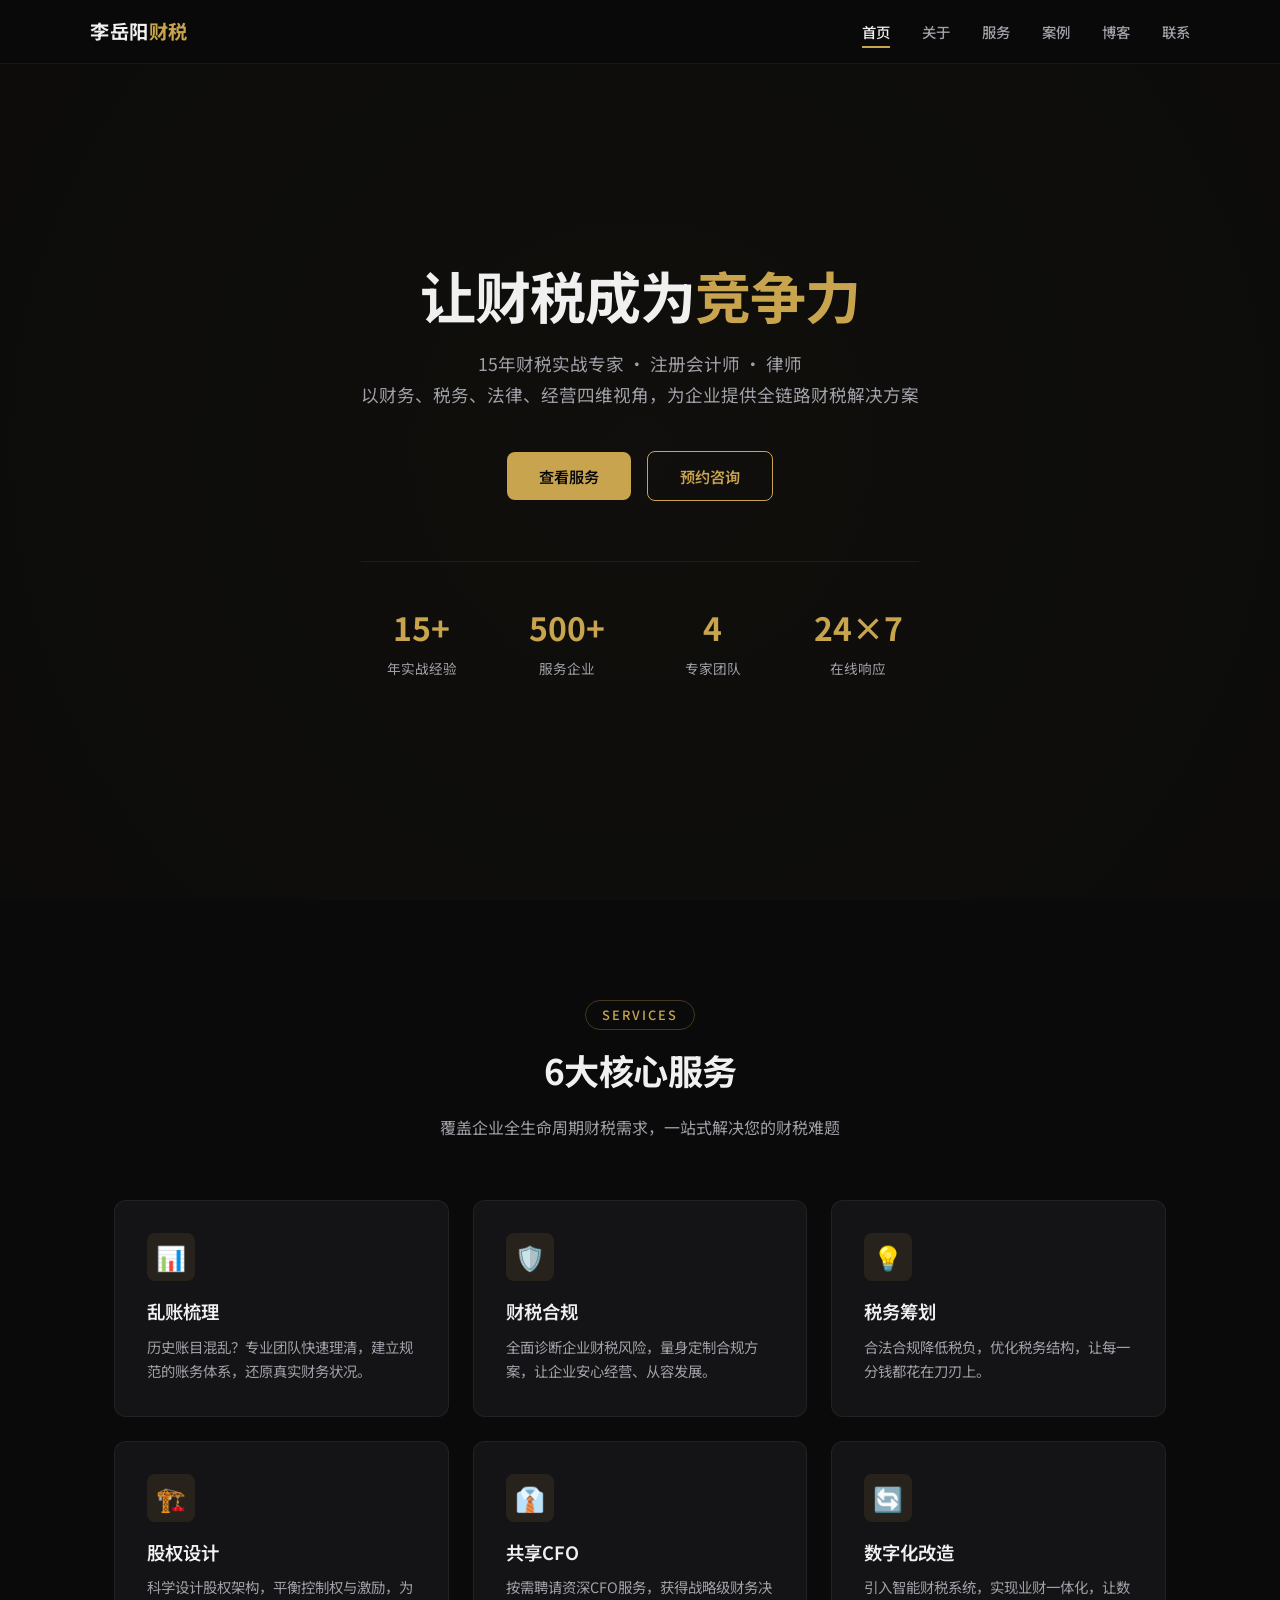
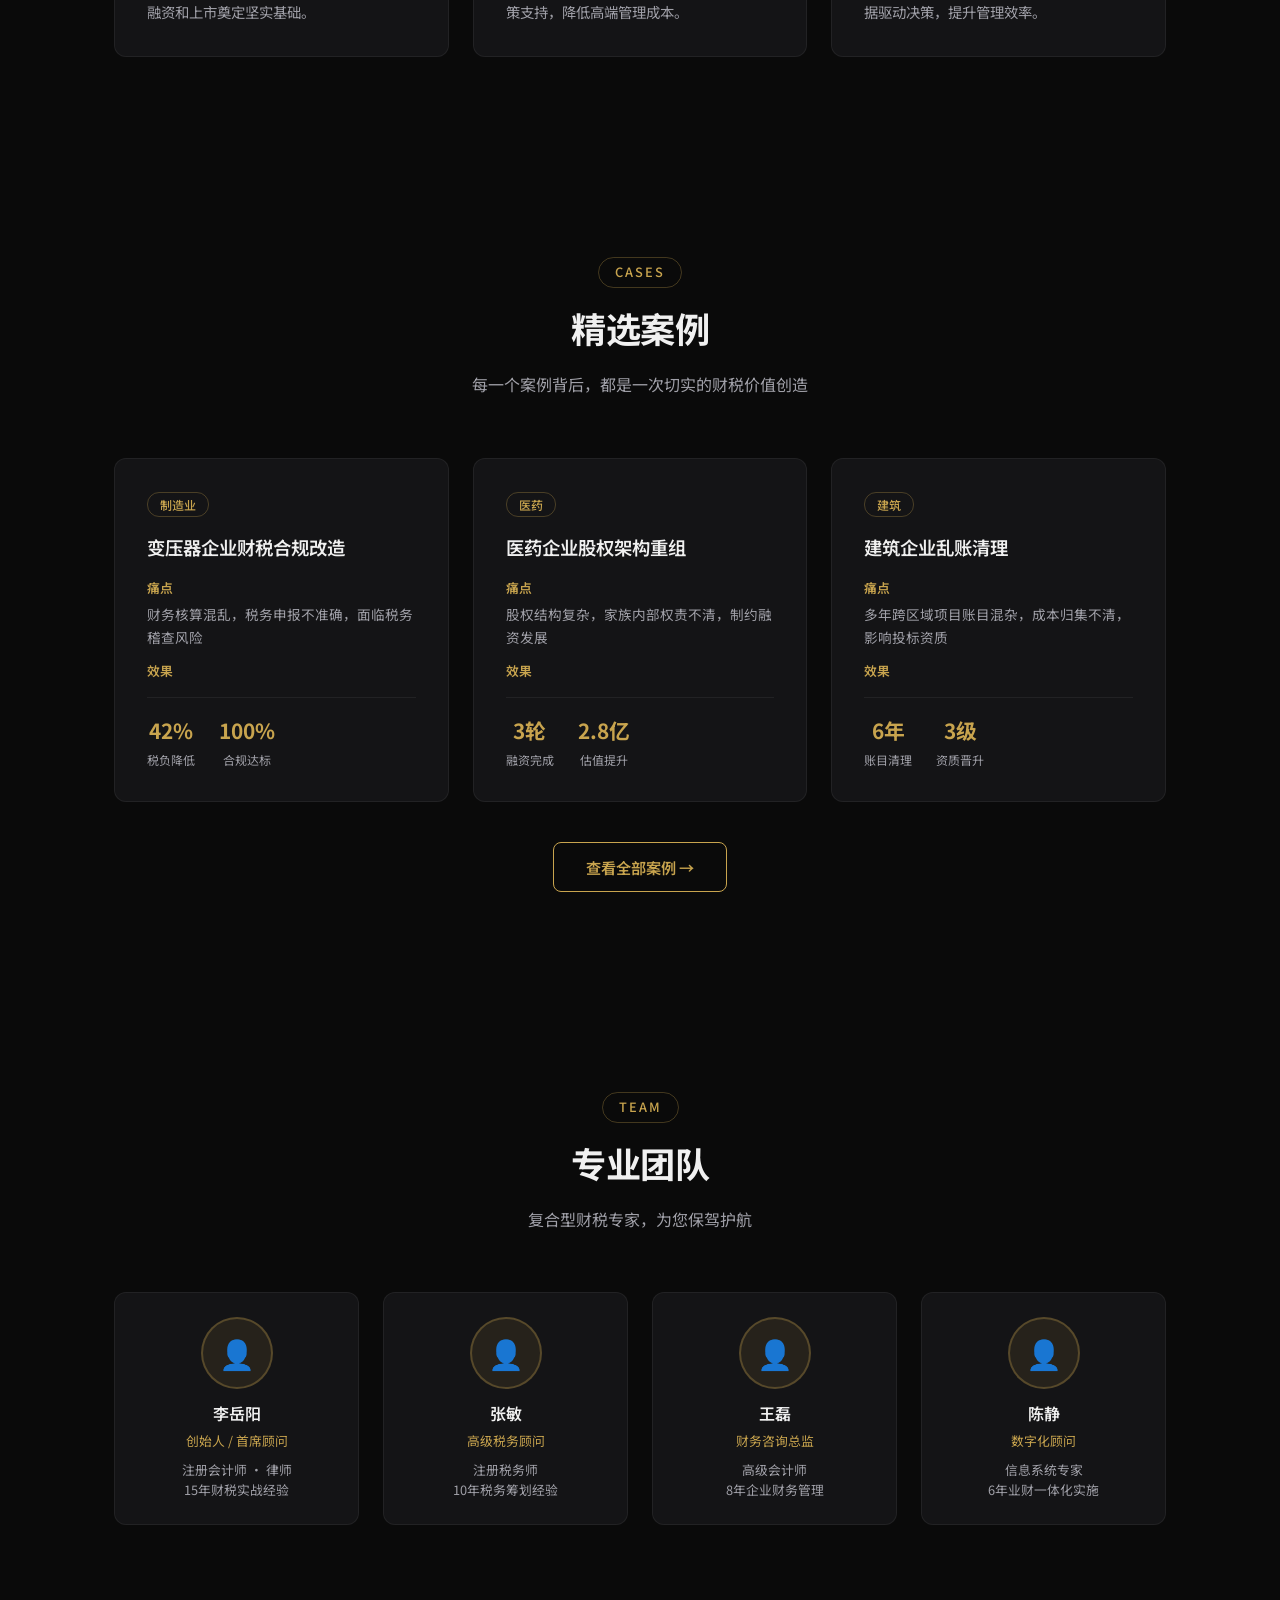
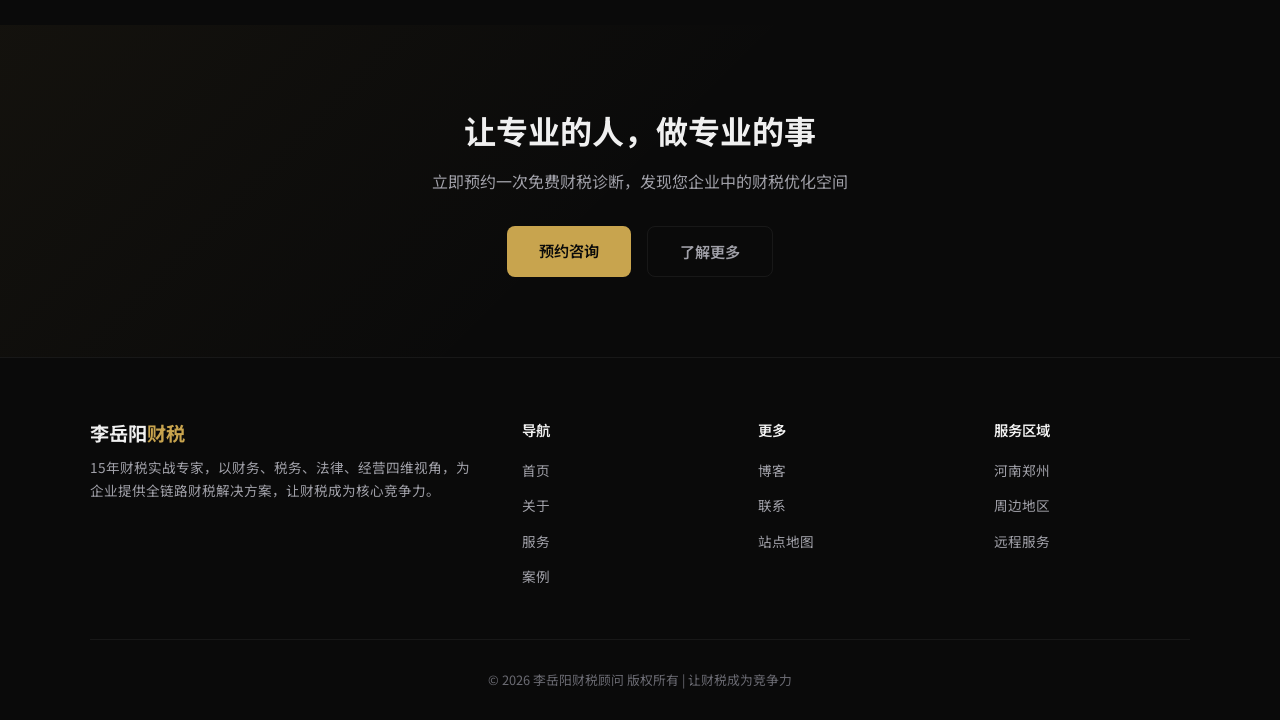
<file: index.html>
<!DOCTYPE html>
<html lang="zh-CN">
<head>
  <meta charset="UTF-8">
  <meta name="viewport" content="width=device-width, initial-scale=1.0">
  <title>李岳阳财税顾问 | 让财税成为竞争力</title>
  <meta name="description" content="李岳阳，15年财税实战专家·注册会计师·律师。提供乱账梳理、财税合规、税务筹划、股权设计、共享CFO、数字化改造等一站式财税服务。">
  <meta property="og:title" content="李岳阳财税顾问 | 让财税成为竞争力">
  <meta property="og:description" content="15年财税实战专家·注册会计师·律师。让财税成为您的核心竞争力。">
  <meta property="og:type" content="website">
  <meta property="og:url" content="https://www.liyueyang.com/">
  <meta property="og:image" content="https://www.liyueyang.com/og-image.jpg">
  <meta name="robots" content="index, follow">
  <link rel="canonical" href="https://www.liyueyang.com/">
  <link rel="stylesheet" href="css/style.css">
</head>
<body>

  <!-- ========== 导航栏 ========== -->
  <nav class="navbar">
    <div class="container">
      <a href="index.html" class="navbar-logo">李岳阳<span>财税</span></a>
      <button class="menu-toggle" aria-label="切换菜单">
        <span></span>
        <span></span>
        <span></span>
      </button>
      <ul class="navbar-links">
        <li><a href="index.html" class="active">首页</a></li>
        <li><a href="about.html">关于</a></li>
        <li><a href="services.html">服务</a></li>
        <li><a href="cases.html">案例</a></li>
        <li><a href="blog.html">博客</a></li>
        <li><a href="contact.html">联系</a></li>
      </ul>
    </div>
  </nav>

  <!-- ========== Hero 区域 ========== -->
  <section class="hero">
    <div class="hero-content">
      <h1 class="hero-title fade-in">让财税成为<span>竞争力</span></h1>
      <p class="hero-subtitle fade-in">15年财税实战专家 · 注册会计师 · 律师<br>以财务、税务、法律、经营四维视角，为企业提供全链路财税解决方案</p>
      <div class="fade-in">
        <a href="services.html" class="btn btn-primary">查看服务</a>
        &nbsp;&nbsp;
        <a href="contact.html" class="btn btn-outline">预约咨询</a>
      </div>
      <!-- 数据滚动条 -->
      <div class="hero-stats fade-in">
        <div class="hero-stat">
          <div class="hero-stat-number" data-target="15" data-suffix="+">0</div>
          <div class="hero-stat-label">年实战经验</div>
        </div>
        <div class="hero-stat">
          <div class="hero-stat-number" data-target="500" data-suffix="+">0</div>
          <div class="hero-stat-label">服务企业</div>
        </div>
        <div class="hero-stat">
          <div class="hero-stat-number" data-target="4" data-suffix="">0</div>
          <div class="hero-stat-label">专家团队</div>
        </div>
        <div class="hero-stat">
          <div class="hero-stat-number" data-target="24" data-suffix="×7">0</div>
          <div class="hero-stat-label">在线响应</div>
        </div>
      </div>
    </div>
  </section>

  <!-- ========== 服务概览 ========== -->
  <section class="section" id="services">
    <div class="container">
      <div class="section-header fade-in">
        <div class="section-tag">Services</div>
        <h2 class="section-title">6大核心服务</h2>
        <p class="section-subtitle">覆盖企业全生命周期财税需求，一站式解决您的财税难题</p>
      </div>
      <div class="services-grid">
        <a href="services.html#service-0" class="service-card fade-in">
          <div class="service-card-icon">📊</div>
          <h3>乱账梳理</h3>
          <p>历史账目混乱？专业团队快速理清，建立规范的账务体系，还原真实财务状况。</p>
        </a>
        <a href="services.html#service-1" class="service-card fade-in">
          <div class="service-card-icon">🛡️</div>
          <h3>财税合规</h3>
          <p>全面诊断企业财税风险，量身定制合规方案，让企业安心经营、从容发展。</p>
        </a>
        <a href="services.html#service-2" class="service-card fade-in">
          <div class="service-card-icon">💡</div>
          <h3>税务筹划</h3>
          <p>合法合规降低税负，优化税务结构，让每一分钱都花在刀刃上。</p>
        </a>
        <a href="services.html#service-3" class="service-card fade-in">
          <div class="service-card-icon">🏗️</div>
          <h3>股权设计</h3>
          <p>科学设计股权架构，平衡控制权与激励，为融资和上市奠定坚实基础。</p>
        </a>
        <a href="services.html#service-4" class="service-card fade-in">
          <div class="service-card-icon">👔</div>
          <h3>共享CFO</h3>
          <p>按需聘请资深CFO服务，获得战略级财务决策支持，降低高端管理成本。</p>
        </a>
        <a href="services.html#service-5" class="service-card fade-in">
          <div class="service-card-icon">🔄</div>
          <h3>数字化改造</h3>
          <p>引入智能财税系统，实现业财一体化，让数据驱动决策，提升管理效率。</p>
        </a>
      </div>
    </div>
  </section>

  <!-- ========== 案例精选 ========== -->
  <section class="section" id="cases">
    <div class="container">
      <div class="section-header fade-in">
        <div class="section-tag">Cases</div>
        <h2 class="section-title">精选案例</h2>
        <p class="section-subtitle">每一个案例背后，都是一次切实的财税价值创造</p>
      </div>
      <div class="cases-grid">
        <a href="cases.html#case-0" class="case-card fade-in">
          <div class="case-tag">制造业</div>
          <h3>变压器企业财税合规改造</h3>
          <div class="case-section">
            <div class="case-section-label">痛点</div>
            <p>财务核算混乱，税务申报不准确，面临税务稽查风险</p>
          </div>
          <div class="case-section">
            <div class="case-section-label">效果</div>
          </div>
          <div class="case-result">
            <div class="case-result-item">
              <div class="case-result-number">42%</div>
              <div class="case-result-label">税负降低</div>
            </div>
            <div class="case-result-item">
              <div class="case-result-number">100%</div>
              <div class="case-result-label">合规达标</div>
            </div>
          </div>
        </a>
        <a href="cases.html#case-1" class="case-card fade-in">
          <div class="case-tag">医药</div>
          <h3>医药企业股权架构重组</h3>
          <div class="case-section">
            <div class="case-section-label">痛点</div>
            <p>股权结构复杂，家族内部权责不清，制约融资发展</p>
          </div>
          <div class="case-section">
            <div class="case-section-label">效果</div>
          </div>
          <div class="case-result">
            <div class="case-result-item">
              <div class="case-result-number">3轮</div>
              <div class="case-result-label">融资完成</div>
            </div>
            <div class="case-result-item">
              <div class="case-result-number">2.8亿</div>
              <div class="case-result-label">估值提升</div>
            </div>
          </div>
        </a>
        <a href="cases.html#case-2" class="case-card fade-in">
          <div class="case-tag">建筑</div>
          <h3>建筑企业乱账清理</h3>
          <div class="case-section">
            <div class="case-section-label">痛点</div>
            <p>多年跨区域项目账目混杂，成本归集不清，影响投标资质</p>
          </div>
          <div class="case-section">
            <div class="case-section-label">效果</div>
          </div>
          <div class="case-result">
            <div class="case-result-item">
              <div class="case-result-number">6年</div>
              <div class="case-result-label">账目清理</div>
            </div>
            <div class="case-result-item">
              <div class="case-result-number">3级</div>
              <div class="case-result-label">资质晋升</div>
            </div>
          </div>
        </a>
      </div>
      <div style="text-align:center; margin-top:40px;" class="fade-in">
        <a href="cases.html" class="btn btn-outline">查看全部案例 →</a>
      </div>
    </div>
  </section>

  <!-- ========== 团队展示 ========== -->
  <section class="section" id="team">
    <div class="container">
      <div class="section-header fade-in">
        <div class="section-tag">Team</div>
        <h2 class="section-title">专业团队</h2>
        <p class="section-subtitle">复合型财税专家，为您保驾护航</p>
      </div>
      <div class="team-grid">
        <div class="team-card fade-in">
          <div class="team-avatar">👤</div>
          <h4>李岳阳</h4>
          <div class="role">创始人 / 首席顾问</div>
          <div class="contact-info">注册会计师 · 律师<br>15年财税实战经验</div>
        </div>
        <div class="team-card fade-in">
          <div class="team-avatar">👤</div>
          <h4>张敏</h4>
          <div class="role">高级税务顾问</div>
          <div class="contact-info">注册税务师<br>10年税务筹划经验</div>
        </div>
        <div class="team-card fade-in">
          <div class="team-avatar">👤</div>
          <h4>王磊</h4>
          <div class="role">财务咨询总监</div>
          <div class="contact-info">高级会计师<br>8年企业财务管理</div>
        </div>
        <div class="team-card fade-in">
          <div class="team-avatar">👤</div>
          <h4>陈静</h4>
          <div class="role">数字化顾问</div>
          <div class="contact-info">信息系统专家<br>6年业财一体化实施</div>
        </div>
      </div>
    </div>
  </section>

  <!-- ========== CTA ========== -->
  <section class="cta-section fade-in">
    <div class="container">
      <h2>让专业的人，做专业的事</h2>
      <p>立即预约一次免费财税诊断，发现您企业中的财税优化空间</p>
      <div class="btn-group">
        <a href="contact.html" class="btn btn-primary">预约咨询</a>
        <a href="about.html" class="btn btn-ghost">了解更多</a>
      </div>
    </div>
  </section>

  <!-- ========== Footer ========== -->
  <footer class="footer">
    <div class="footer-grid">
      <div class="footer-brand">
        <h3>李岳阳<span>财税</span></h3>
        <p>15年财税实战专家，以财务、税务、法律、经营四维视角，为企业提供全链路财税解决方案，让财税成为核心竞争力。</p>
      </div>
      <div class="footer-col">
        <h4>导航</h4>
        <ul>
          <li><a href="index.html">首页</a></li>
          <li><a href="about.html">关于</a></li>
          <li><a href="services.html">服务</a></li>
          <li><a href="cases.html">案例</a></li>
        </ul>
      </div>
      <div class="footer-col">
        <h4>更多</h4>
        <ul>
          <li><a href="blog.html">博客</a></li>
          <li><a href="contact.html">联系</a></li>
          <li><a href="sitemap.xml">站点地图</a></li>
        </ul>
      </div>
      <div class="footer-col">
        <h4>服务区域</h4>
        <ul>
          <li><a href="contact.html">河南郑州</a></li>
          <li><a href="contact.html">周边地区</a></li>
          <li><a href="contact.html">远程服务</a></li>
        </ul>
      </div>
    </div>
    <div class="footer-bottom">
      &copy; 2026 李岳阳财税顾问 版权所有 | 让财税成为竞争力
    </div>
  </footer>

  <script src="js/main.js"></script>
</body>
</html>
</file>
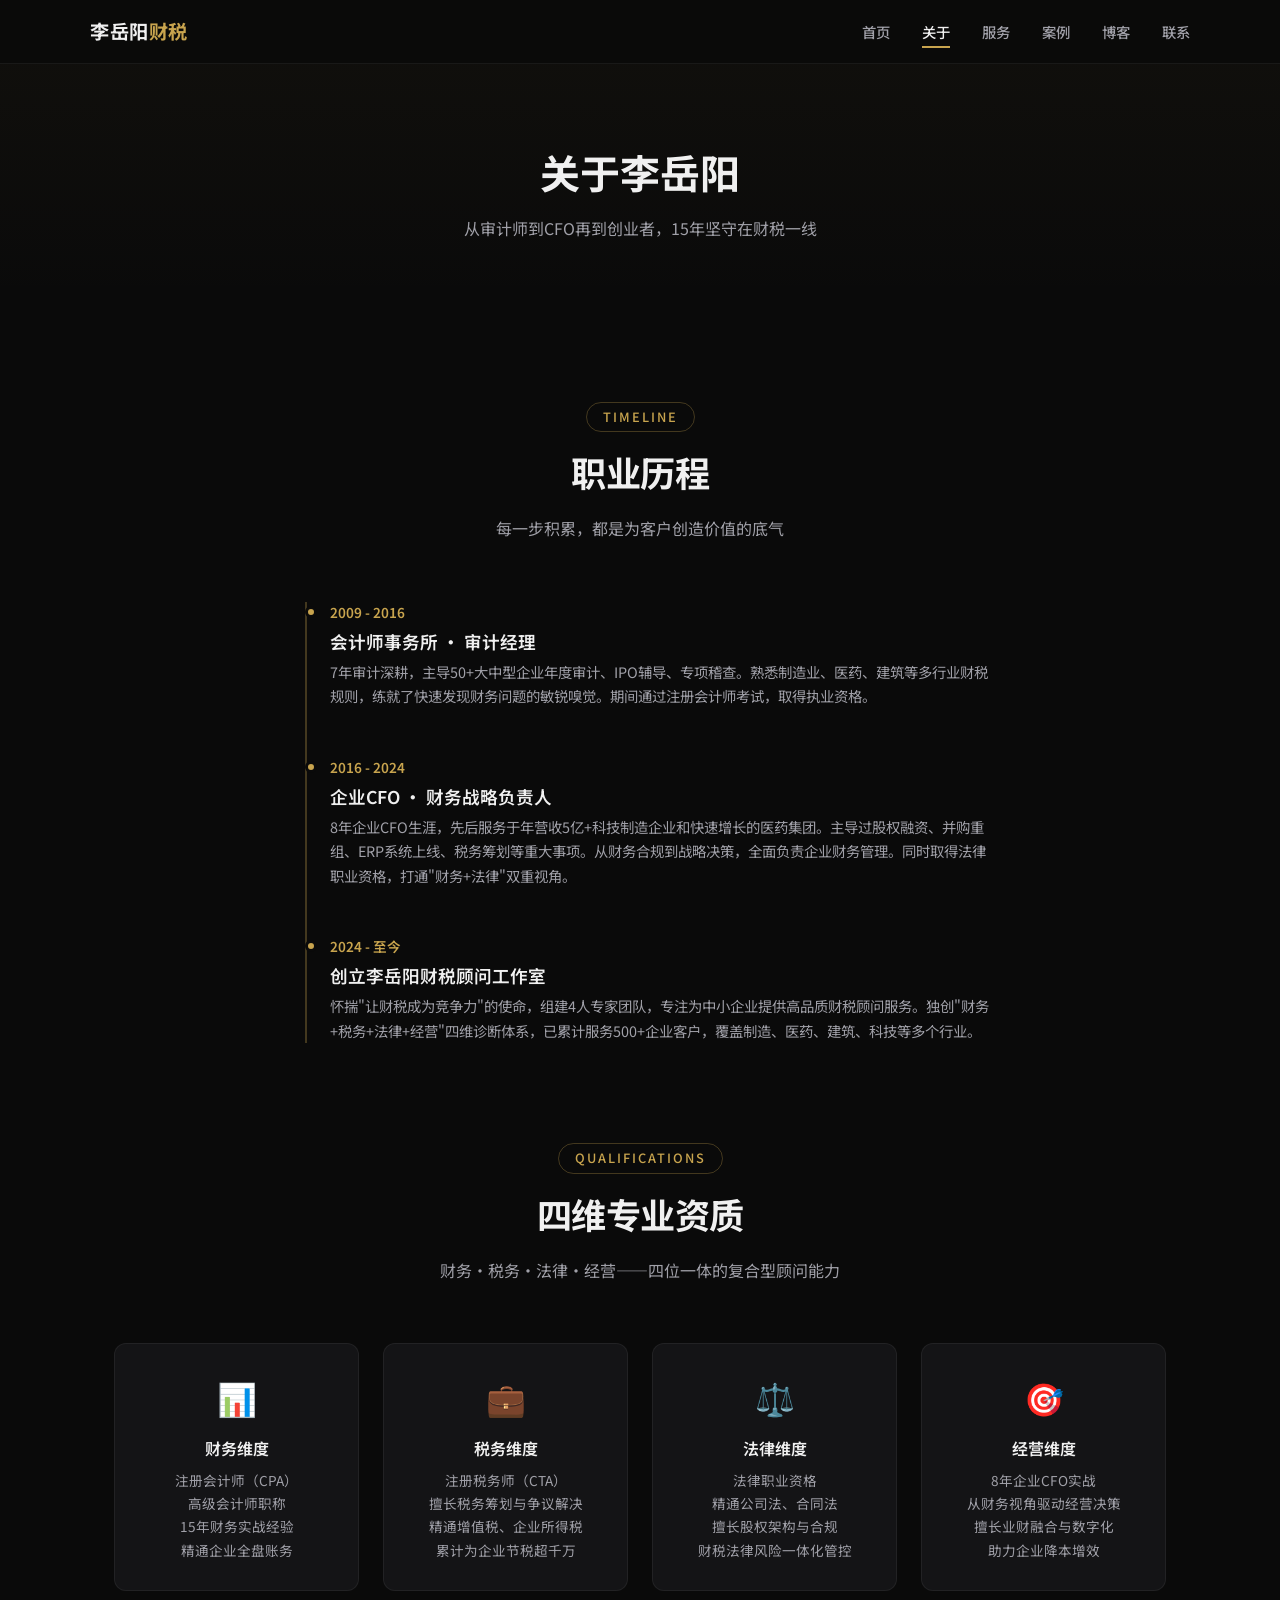
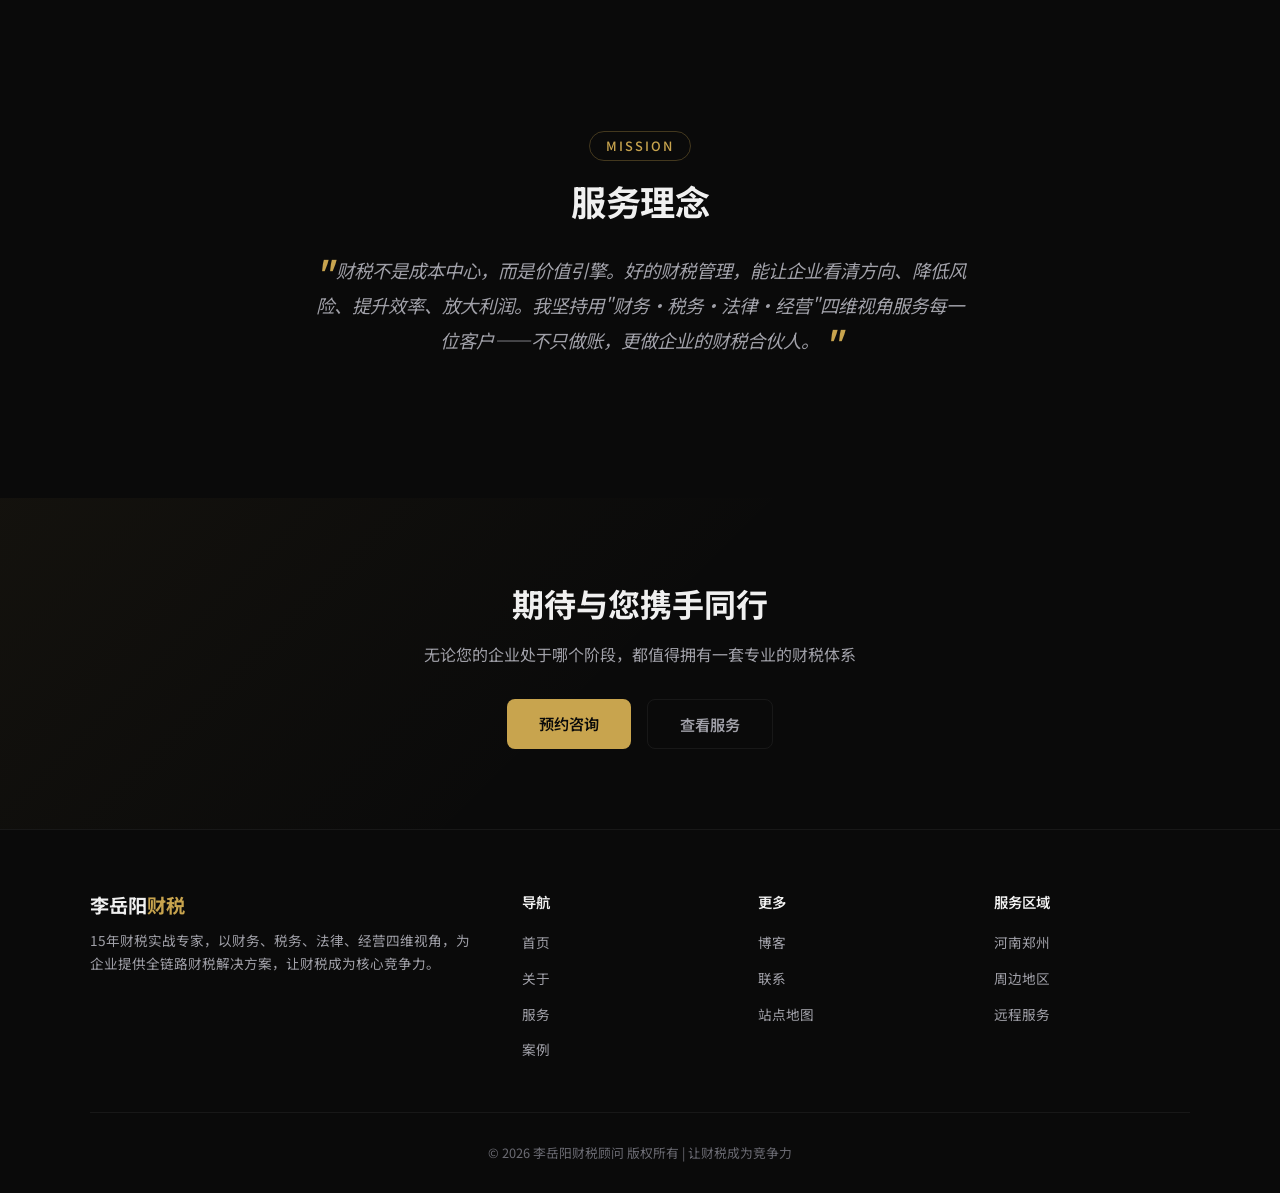
<file: about.html>
<!DOCTYPE html>
<html lang="zh-CN">
<head>
  <meta charset="UTF-8">
  <meta name="viewport" content="width=device-width, initial-scale=1.0">
  <title>关于李岳阳 | 15年财税实战专家</title>
  <meta name="description" content="李岳阳个人履历：7年会计师事务所审计经验 → 8年企业CFO → 创业成立财税顾问工作室。注册会计师、律师双重资质。">
  <meta property="og:title" content="关于李岳阳 | 15年财税实战专家">
  <meta property="og:description" content="从审计到CFO再到创业，15年财税实战之路。财务·税务·法律·经营四维一体。">
  <meta property="og:type" content="website">
  <meta property="og:url" content="https://www.liyueyang.com/about.html">
  <meta property="og:image" content="https://www.liyueyang.com/og-image.jpg">
  <meta name="robots" content="index, follow">
  <link rel="canonical" href="https://www.liyueyang.com/about.html">
  <link rel="stylesheet" href="css/style.css">
</head>
<body>

  <!-- ========== 导航栏 ========== -->
  <nav class="navbar">
    <div class="container">
      <a href="index.html" class="navbar-logo">李岳阳<span>财税</span></a>
      <button class="menu-toggle" aria-label="切换菜单">
        <span></span>
        <span></span>
        <span></span>
      </button>
      <ul class="navbar-links">
        <li><a href="index.html">首页</a></li>
        <li><a href="about.html" class="active">关于</a></li>
        <li><a href="services.html">服务</a></li>
        <li><a href="cases.html">案例</a></li>
        <li><a href="blog.html">博客</a></li>
        <li><a href="contact.html">联系</a></li>
      </ul>
    </div>
  </nav>

  <!-- ========== 页面头部 ========== -->
  <section class="page-header">
    <h1 class="fade-in">关于李岳阳</h1>
    <p class="fade-in">从审计师到CFO再到创业者，15年坚守在财税一线</p>
  </section>

  <!-- ========== 个人履历时间线 ========== -->
  <section class="section">
    <div class="container">
      <div class="section-header fade-in">
        <div class="section-tag">Timeline</div>
        <h2 class="section-title">职业历程</h2>
        <p class="section-subtitle">每一步积累，都是为客户创造价值的底气</p>
      </div>
      <div class="timeline">
        <!-- 第一段：会所 -->
        <div class="timeline-item fade-in">
          <div class="timeline-dot"></div>
          <div class="timeline-year">2009 - 2016</div>
          <div class="timeline-title">会计师事务所 · 审计经理</div>
          <div class="timeline-desc">
            7年审计深耕，主导50+大中型企业年度审计、IPO辅导、专项稽查。熟悉制造业、医药、建筑等多行业财税规则，练就了快速发现财务问题的敏锐嗅觉。期间通过注册会计师考试，取得执业资格。
          </div>
        </div>
        <!-- 第二段：CFO -->
        <div class="timeline-item fade-in">
          <div class="timeline-dot"></div>
          <div class="timeline-year">2016 - 2024</div>
          <div class="timeline-title">企业CFO · 财务战略负责人</div>
          <div class="timeline-desc">
            8年企业CFO生涯，先后服务于年营收5亿+科技制造企业和快速增长的医药集团。主导过股权融资、并购重组、ERP系统上线、税务筹划等重大事项。从财务合规到战略决策，全面负责企业财务管理。同时取得法律职业资格，打通"财务+法律"双重视角。
          </div>
        </div>
        <!-- 第三段：创业 -->
        <div class="timeline-item fade-in">
          <div class="timeline-dot"></div>
          <div class="timeline-year">2024 - 至今</div>
          <div class="timeline-title">创立李岳阳财税顾问工作室</div>
          <div class="timeline-desc">
            怀揣"让财税成为竞争力"的使命，组建4人专家团队，专注为中小企业提供高品质财税顾问服务。独创"财务+税务+法律+经营"四维诊断体系，已累计服务500+企业客户，覆盖制造、医药、建筑、科技等多个行业。
          </div>
        </div>
      </div>
    </div>
  </section>

  <!-- ========== 四维资质展示 ========== -->
  <section class="section" style="padding-top:0;">
    <div class="container">
      <div class="section-header fade-in">
        <div class="section-tag">Qualifications</div>
        <h2 class="section-title">四维专业资质</h2>
        <p class="section-subtitle">财务·税务·法律·经营——四位一体的复合型顾问能力</p>
      </div>
      <div class="qualities-grid">
        <div class="quality-card fade-in">
          <div class="quality-icon">📊</div>
          <h4>财务维度</h4>
          <p>注册会计师（CPA）<br>高级会计师职称<br>15年财务实战经验<br>精通企业全盘账务</p>
        </div>
        <div class="quality-card fade-in">
          <div class="quality-icon">💼</div>
          <h4>税务维度</h4>
          <p>注册税务师（CTA）<br>擅长税务筹划与争议解决<br>精通增值税、企业所得税<br>累计为企业节税超千万</p>
        </div>
        <div class="quality-card fade-in">
          <div class="quality-icon">⚖️</div>
          <h4>法律维度</h4>
          <p>法律职业资格<br>精通公司法、合同法<br>擅长股权架构与合规<br>财税法律风险一体化管控</p>
        </div>
        <div class="quality-card fade-in">
          <div class="quality-icon">🎯</div>
          <h4>经营维度</h4>
          <p>8年企业CFO实战<br>从财务视角驱动经营决策<br>擅长业财融合与数字化<br>助力企业降本增效</p>
        </div>
      </div>
    </div>
  </section>

  <!-- ========== 服务理念 ========== -->
  <section class="section" style="padding-top:0;">
    <div class="container">
      <div class="mission-statement fade-in">
        <div class="section-header" style="margin-bottom: 24px;">
          <div class="section-tag">Mission</div>
          <h2 class="section-title">服务理念</h2>
        </div>
        <blockquote>
          财税不是成本中心，而是价值引擎。好的财税管理，能让企业看清方向、降低风险、提升效率、放大利润。我坚持用"财务·税务·法律·经营"四维视角服务每一位客户——不只做账，更做企业的财税合伙人。
        </blockquote>
      </div>
    </div>
  </section>

  <!-- ========== CTA ========== -->
  <section class="cta-section fade-in">
    <div class="container">
      <h2>期待与您携手同行</h2>
      <p>无论您的企业处于哪个阶段，都值得拥有一套专业的财税体系</p>
      <div class="btn-group">
        <a href="contact.html" class="btn btn-primary">预约咨询</a>
        <a href="services.html" class="btn btn-ghost">查看服务</a>
      </div>
    </div>
  </section>

  <!-- ========== Footer ========== -->
  <footer class="footer">
    <div class="footer-grid">
      <div class="footer-brand">
        <h3>李岳阳<span>财税</span></h3>
        <p>15年财税实战专家，以财务、税务、法律、经营四维视角，为企业提供全链路财税解决方案，让财税成为核心竞争力。</p>
      </div>
      <div class="footer-col">
        <h4>导航</h4>
        <ul>
          <li><a href="index.html">首页</a></li>
          <li><a href="about.html">关于</a></li>
          <li><a href="services.html">服务</a></li>
          <li><a href="cases.html">案例</a></li>
        </ul>
      </div>
      <div class="footer-col">
        <h4>更多</h4>
        <ul>
          <li><a href="blog.html">博客</a></li>
          <li><a href="contact.html">联系</a></li>
          <li><a href="sitemap.xml">站点地图</a></li>
        </ul>
      </div>
      <div class="footer-col">
        <h4>服务区域</h4>
        <ul>
          <li><a href="contact.html">河南郑州</a></li>
          <li><a href="contact.html">周边地区</a></li>
          <li><a href="contact.html">远程服务</a></li>
        </ul>
      </div>
    </div>
    <div class="footer-bottom">
      &copy; 2026 李岳阳财税顾问 版权所有 | 让财税成为竞争力
    </div>
  </footer>

  <script src="js/main.js"></script>
</body>
</html>
</file>
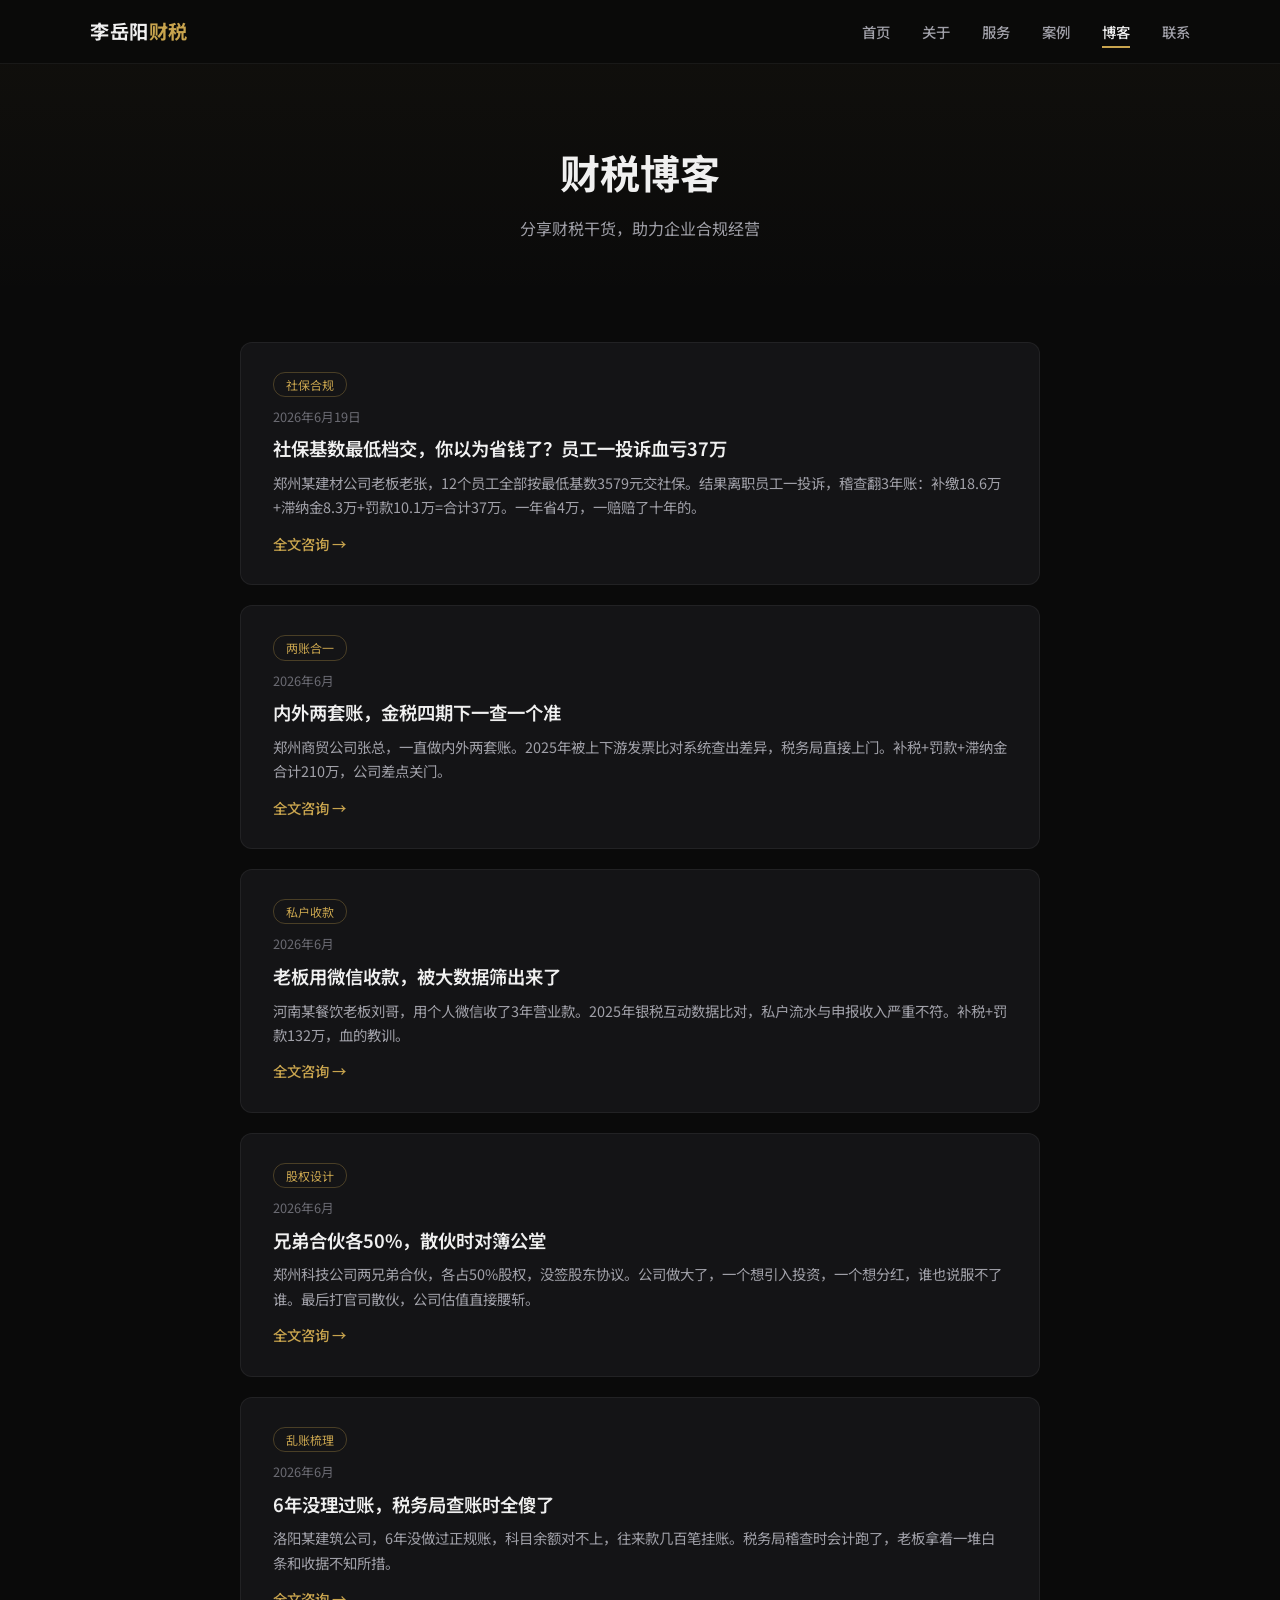
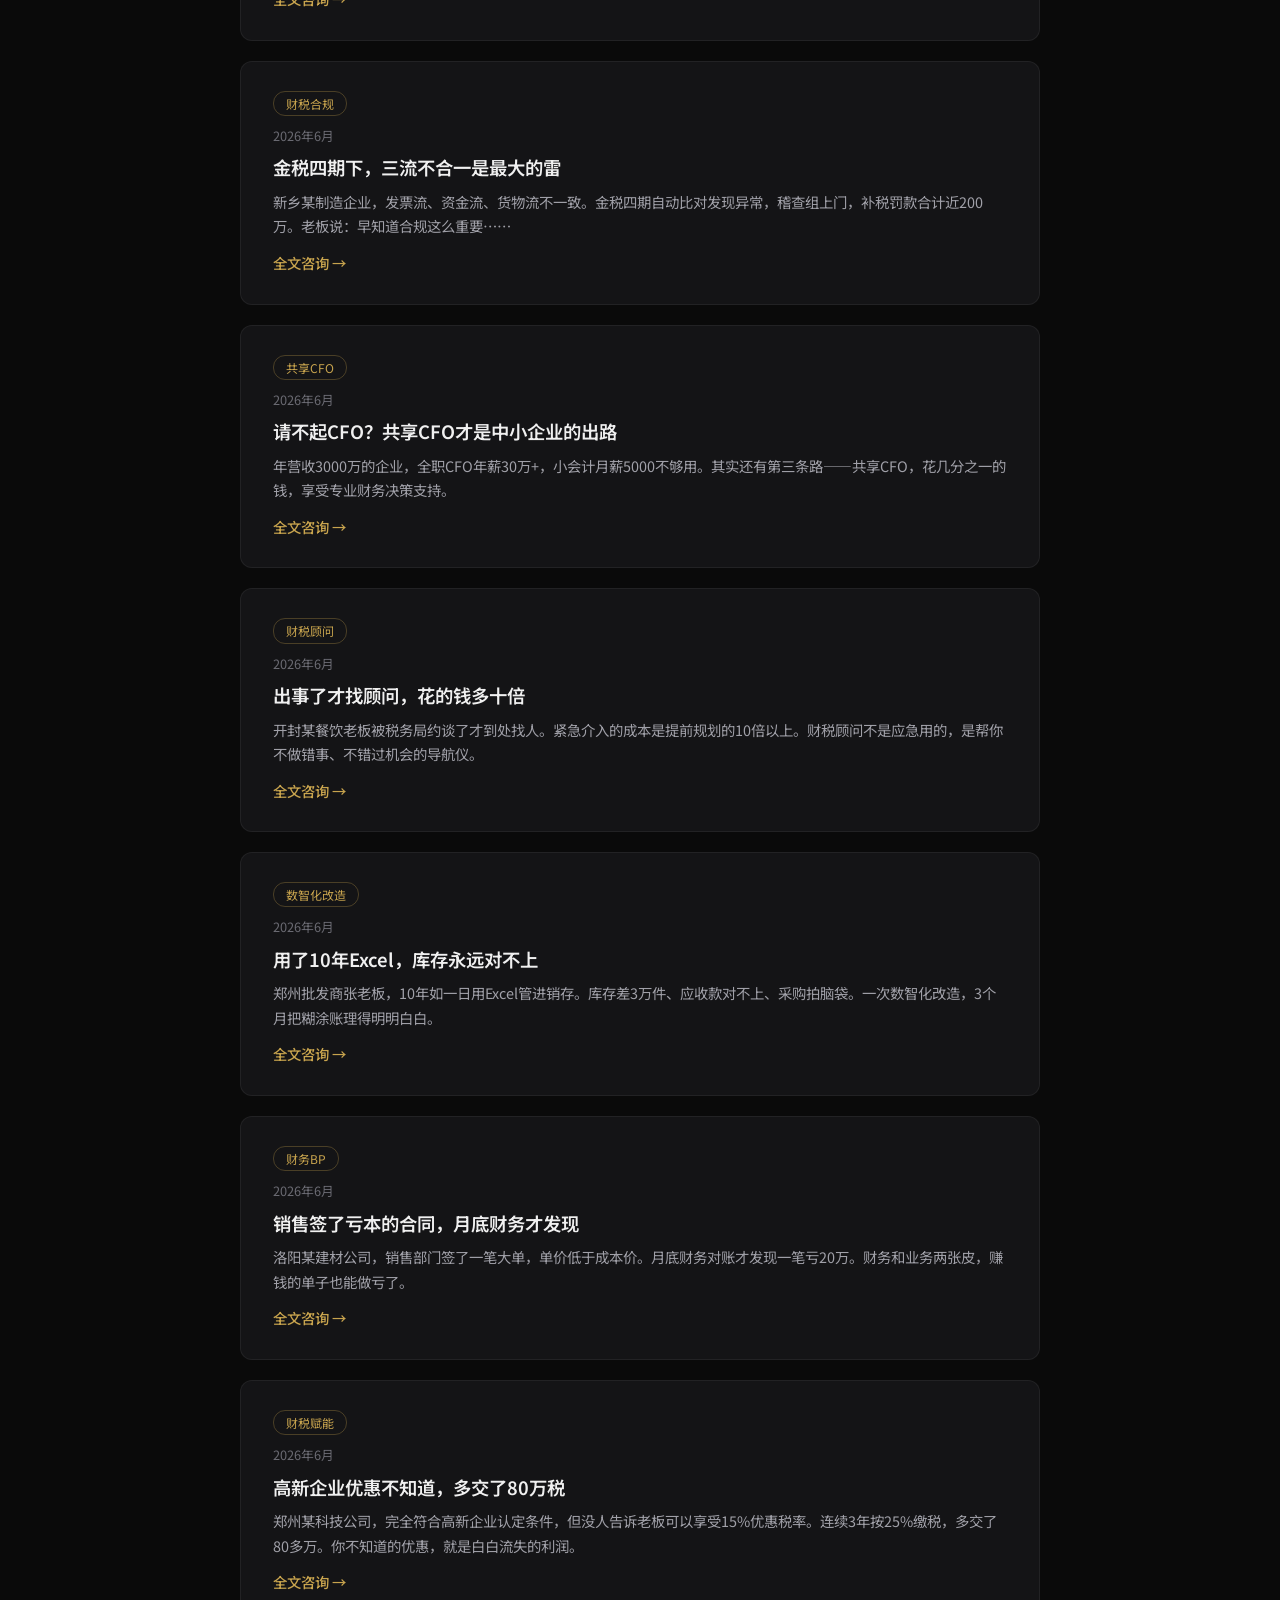
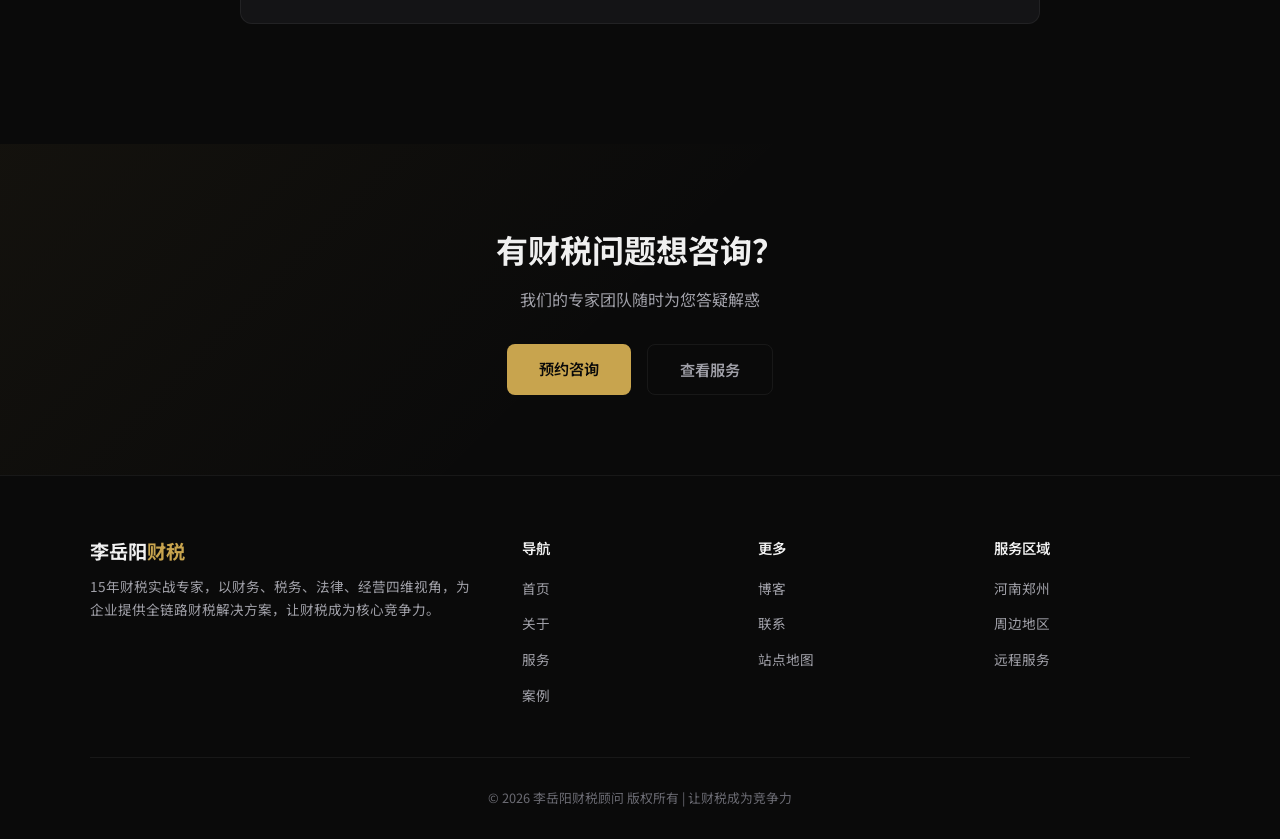
<file: blog.html>
<!DOCTYPE html>
<html lang="zh-CN">
<head>
  <meta charset="UTF-8">
  <meta name="viewport" content="width=device-width, initial-scale=1.0">
  <title>财税博客 | 李岳阳财税顾问</title>
  <meta name="description" content="李岳阳财税顾问官方博客，分享财税知识、政策解读、实战经验。帮助企业主了解财税管理，规避风险。">
  <meta property="og:title" content="财税博客 | 李岳阳财税顾问">
  <meta property="og:description" content="财税知识分享，帮助企业主了解财税管理，规避风险。">
  <meta property="og:type" content="website">
  <meta property="og:url" content="https://www.liyueyang.com/blog.html">
  <meta property="og:image" content="https://www.liyueyang.com/og-image.jpg">
  <meta name="robots" content="index, follow">
  <link rel="canonical" href="https://www.liyueyang.com/blog.html">
  <link rel="stylesheet" href="css/style.css">
</head>
<body>

  <!-- ========== 导航栏 ========== -->
  <nav class="navbar">
    <div class="container">
      <a href="index.html" class="navbar-logo">李岳阳<span>财税</span></a>
      <button class="menu-toggle" aria-label="切换菜单">
        <span></span>
        <span></span>
        <span></span>
      </button>
      <ul class="navbar-links">
        <li><a href="index.html">首页</a></li>
        <li><a href="about.html">关于</a></li>
        <li><a href="services.html">服务</a></li>
        <li><a href="cases.html">案例</a></li>
        <li><a href="blog.html" class="active">博客</a></li>
        <li><a href="contact.html">联系</a></li>
      </ul>
    </div>
  </nav>

  <!-- ========== 页面头部 ========== -->
  <section class="page-header">
    <h1 class="fade-in">财税博客</h1>
    <p class="fade-in">分享财税干货，助力企业合规经营</p>
  </section>

  <!-- ========== 博客列表 ========== -->
  <section class="section" style="padding-top: 40px;">
    <div class="container">
      <div class="blog-list">

        <!-- 文章1：社保基数 -->
        <article class="blog-card fade-in">
          <div class="blog-tag">社保合规</div>
          <div class="blog-date">2026年6月19日</div>
          <h3>社保基数最低档交，你以为省钱了？员工一投诉血亏37万</h3>
          <div class="blog-excerpt">
            <p>郑州某建材公司老板老张，12个员工全部按最低基数3579元交社保。结果离职员工一投诉，稽查翻3年账：补缴18.6万+滞纳金8.3万+罚款10.1万=合计37万。一年省4万，一赔赔了十年的。</p>
          </div>
          <a href="contact.html" class="blog-read-more">全文咨询 →</a>
        </article>

        <!-- 文章2：两账合一 -->
        <article class="blog-card fade-in">
          <div class="blog-tag">两账合一</div>
          <div class="blog-date">2026年6月</div>
          <h3>内外两套账，金税四期下一查一个准</h3>
          <div class="blog-excerpt">
            <p>郑州商贸公司张总，一直做内外两套账。2025年被上下游发票比对系统查出差异，税务局直接上门。补税+罚款+滞纳金合计210万，公司差点关门。</p>
          </div>
          <a href="contact.html" class="blog-read-more">全文咨询 →</a>
        </article>

        <!-- 文章3：私户收款 -->
        <article class="blog-card fade-in">
          <div class="blog-tag">私户收款</div>
          <div class="blog-date">2026年6月</div>
          <h3>老板用微信收款，被大数据筛出来了</h3>
          <div class="blog-excerpt">
            <p>河南某餐饮老板刘哥，用个人微信收了3年营业款。2025年银税互动数据比对，私户流水与申报收入严重不符。补税+罚款132万，血的教训。</p>
          </div>
          <a href="contact.html" class="blog-read-more">全文咨询 →</a>
        </article>

        <!-- 文章4：股权设计 -->
        <article class="blog-card fade-in">
          <div class="blog-tag">股权设计</div>
          <div class="blog-date">2026年6月</div>
          <h3>兄弟合伙各50%，散伙时对簿公堂</h3>
          <div class="blog-excerpt">
            <p>郑州科技公司两兄弟合伙，各占50%股权，没签股东协议。公司做大了，一个想引入投资，一个想分红，谁也说服不了谁。最后打官司散伙，公司估值直接腰斩。</p>
          </div>
          <a href="contact.html" class="blog-read-more">全文咨询 →</a>
        </article>

        <!-- 文章5：乱账梳理 -->
        <article class="blog-card fade-in">
          <div class="blog-tag">乱账梳理</div>
          <div class="blog-date">2026年6月</div>
          <h3>6年没理过账，税务局查账时全傻了</h3>
          <div class="blog-excerpt">
            <p>洛阳某建筑公司，6年没做过正规账，科目余额对不上，往来款几百笔挂账。税务局稽查时会计跑了，老板拿着一堆白条和收据不知所措。</p>
          </div>
          <a href="contact.html" class="blog-read-more">全文咨询 →</a>
        </article>

        <!-- 文章6：财税合规 -->
        <article class="blog-card fade-in">
          <div class="blog-tag">财税合规</div>
          <div class="blog-date">2026年6月</div>
          <h3>金税四期下，三流不合一是最大的雷</h3>
          <div class="blog-excerpt">
            <p>新乡某制造企业，发票流、资金流、货物流不一致。金税四期自动比对发现异常，稽查组上门，补税罚款合计近200万。老板说：早知道合规这么重要……</p>
          </div>
          <a href="contact.html" class="blog-read-more">全文咨询 →</a>
        </article>

        <!-- 文章7：共享CFO -->
        <article class="blog-card fade-in">
          <div class="blog-tag">共享CFO</div>
          <div class="blog-date">2026年6月</div>
          <h3>请不起CFO？共享CFO才是中小企业的出路</h3>
          <div class="blog-excerpt">
            <p>年营收3000万的企业，全职CFO年薪30万+，小会计月薪5000不够用。其实还有第三条路——共享CFO，花几分之一的钱，享受专业财务决策支持。</p>
          </div>
          <a href="contact.html" class="blog-read-more">全文咨询 →</a>
        </article>

        <!-- 文章8：财税顾问 -->
        <article class="blog-card fade-in">
          <div class="blog-tag">财税顾问</div>
          <div class="blog-date">2026年6月</div>
          <h3>出事了才找顾问，花的钱多十倍</h3>
          <div class="blog-excerpt">
            <p>开封某餐饮老板被税务局约谈了才到处找人。紧急介入的成本是提前规划的10倍以上。财税顾问不是应急用的，是帮你不做错事、不错过机会的导航仪。</p>
          </div>
          <a href="contact.html" class="blog-read-more">全文咨询 →</a>
        </article>

        <!-- 文章9：数智化改造 -->
        <article class="blog-card fade-in">
          <div class="blog-tag">数智化改造</div>
          <div class="blog-date">2026年6月</div>
          <h3>用了10年Excel，库存永远对不上</h3>
          <div class="blog-excerpt">
            <p>郑州批发商张老板，10年如一日用Excel管进销存。库存差3万件、应收款对不上、采购拍脑袋。一次数智化改造，3个月把糊涂账理得明明白白。</p>
          </div>
          <a href="contact.html" class="blog-read-more">全文咨询 →</a>
        </article>

        <!-- 文章10：财务BP -->
        <article class="blog-card fade-in">
          <div class="blog-tag">财务BP</div>
          <div class="blog-date">2026年6月</div>
          <h3>销售签了亏本的合同，月底财务才发现</h3>
          <div class="blog-excerpt">
            <p>洛阳某建材公司，销售部门签了一笔大单，单价低于成本价。月底财务对账才发现一笔亏20万。财务和业务两张皮，赚钱的单子也能做亏了。</p>
          </div>
          <a href="contact.html" class="blog-read-more">全文咨询 →</a>
        </article>

        <!-- 文章11：财税赋能 -->
        <article class="blog-card fade-in">
          <div class="blog-tag">财税赋能</div>
          <div class="blog-date">2026年6月</div>
          <h3>高新企业优惠不知道，多交了80万税</h3>
          <div class="blog-excerpt">
            <p>郑州某科技公司，完全符合高新企业认定条件，但没人告诉老板可以享受15%优惠税率。连续3年按25%缴税，多交了80多万。你不知道的优惠，就是白白流失的利润。</p>
          </div>
          <a href="contact.html" class="blog-read-more">全文咨询 →</a>
        </article>

      </div>
    </div>
  </section>

  <!-- ========== CTA ========== -->
  <section class="cta-section fade-in">
    <div class="container">
      <h2>有财税问题想咨询？</h2>
      <p>我们的专家团队随时为您答疑解惑</p>
      <div class="btn-group">
        <a href="contact.html" class="btn btn-primary">预约咨询</a>
        <a href="services.html" class="btn btn-ghost">查看服务</a>
      </div>
    </div>
  </section>

  <!-- ========== Footer ========== -->
  <footer class="footer">
    <div class="footer-grid">
      <div class="footer-brand">
        <h3>李岳阳<span>财税</span></h3>
        <p>15年财税实战专家，以财务、税务、法律、经营四维视角，为企业提供全链路财税解决方案，让财税成为核心竞争力。</p>
      </div>
      <div class="footer-col">
        <h4>导航</h4>
        <ul>
          <li><a href="index.html">首页</a></li>
          <li><a href="about.html">关于</a></li>
          <li><a href="services.html">服务</a></li>
          <li><a href="cases.html">案例</a></li>
        </ul>
      </div>
      <div class="footer-col">
        <h4>更多</h4>
        <ul>
          <li><a href="blog.html">博客</a></li>
          <li><a href="contact.html">联系</a></li>
          <li><a href="sitemap.xml">站点地图</a></li>
        </ul>
      </div>
      <div class="footer-col">
        <h4>服务区域</h4>
        <ul>
          <li><a href="contact.html">河南郑州</a></li>
          <li><a href="contact.html">周边地区</a></li>
          <li><a href="contact.html">远程服务</a></li>
        </ul>
      </div>
    </div>
    <div class="footer-bottom">
      &copy; 2026 李岳阳财税顾问 版权所有 | 让财税成为竞争力
    </div>
  </footer>

  <script src="js/main.js"></script>
</body>
</html>
</file>
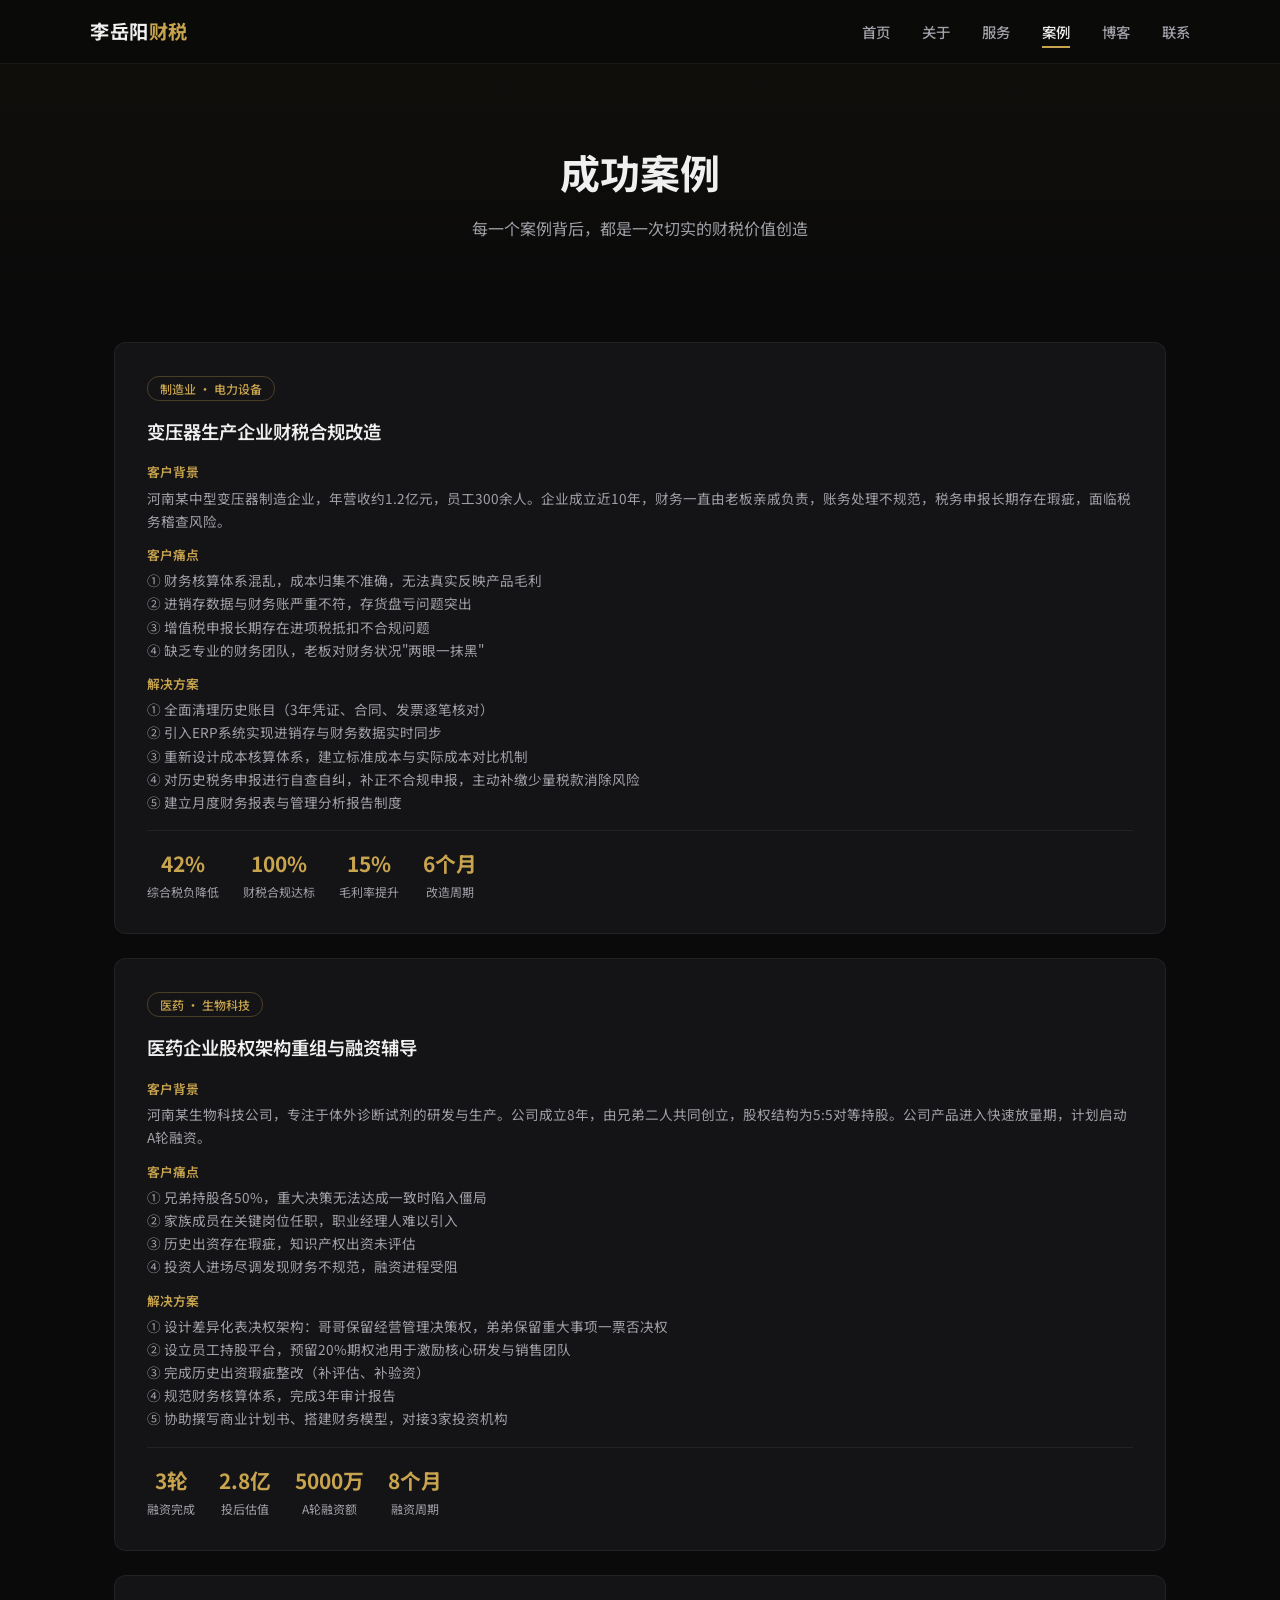
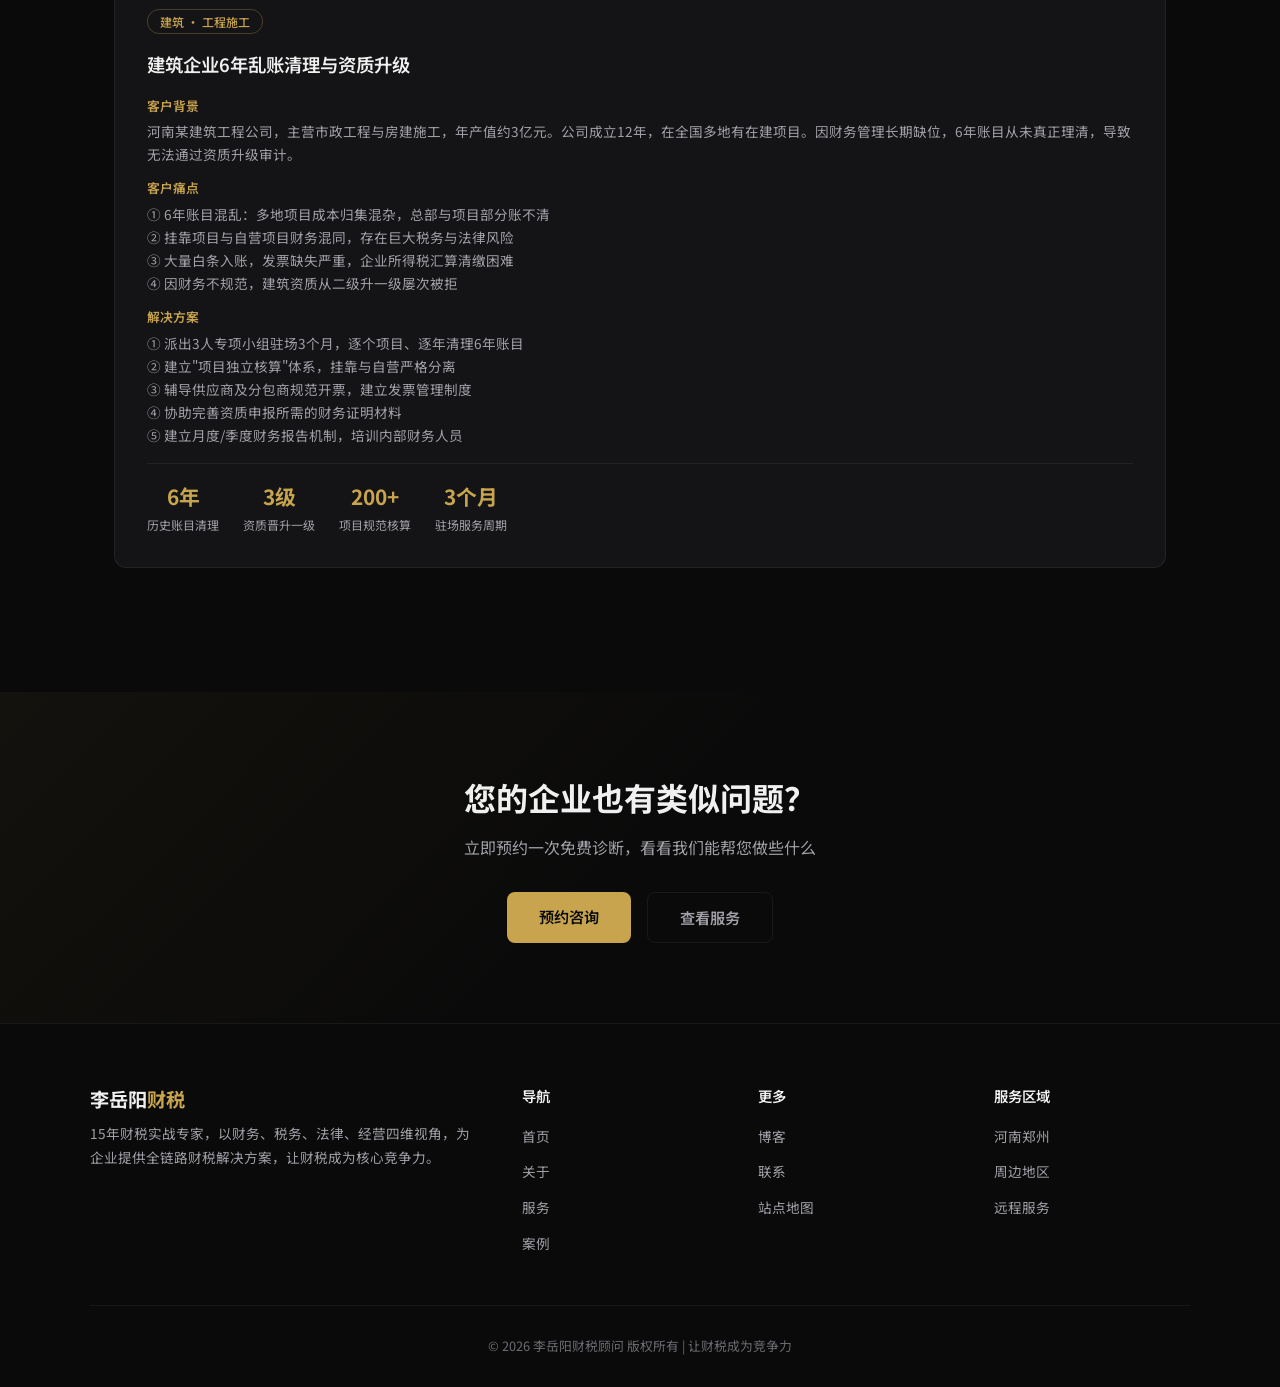
<file: cases.html>
<!DOCTYPE html>
<html lang="zh-CN">
<head>
  <meta charset="UTF-8">
  <meta name="viewport" content="width=device-width, initial-scale=1.0">
  <title>成功案例 | 李岳阳财税顾问</title>
  <meta name="description" content="李岳阳财税顾问精选案例：变压器企业财税合规改造、医药企业股权架构重组、建筑企业乱账清理。实效数据证明专业价值。">
  <meta property="og:title" content="成功案例 | 李岳阳财税顾问">
  <meta property="og:description" content="精选企业财税服务案例，用数据说话。">
  <meta property="og:type" content="website">
  <meta property="og:url" content="https://www.liyueyang.com/cases.html">
  <meta property="og:image" content="https://www.liyueyang.com/og-image.jpg">
  <meta name="robots" content="index, follow">
  <link rel="canonical" href="https://www.liyueyang.com/cases.html">
  <link rel="stylesheet" href="css/style.css">
</head>
<body>

  <!-- ========== 导航栏 ========== -->
  <nav class="navbar">
    <div class="container">
      <a href="index.html" class="navbar-logo">李岳阳<span>财税</span></a>
      <button class="menu-toggle" aria-label="切换菜单">
        <span></span>
        <span></span>
        <span></span>
      </button>
      <ul class="navbar-links">
        <li><a href="index.html">首页</a></li>
        <li><a href="about.html">关于</a></li>
        <li><a href="services.html">服务</a></li>
        <li><a href="cases.html" class="active">案例</a></li>
        <li><a href="blog.html">博客</a></li>
        <li><a href="contact.html">联系</a></li>
      </ul>
    </div>
  </nav>

  <!-- ========== 页面头部 ========== -->
  <section class="page-header">
    <h1 class="fade-in">成功案例</h1>
    <p class="fade-in">每一个案例背后，都是一次切实的财税价值创造</p>
  </section>

  <!-- ========== 案例列表 ========== -->
  <section class="section" style="padding-top: 40px;">
    <div class="container">

      <!-- 案例 1 -->
      <div class="case-card fade-in" id="case-0" style="margin-bottom: 24px; cursor: default;">
        <div class="case-tag">制造业 · 电力设备</div>
        <h3>变压器生产企业财税合规改造</h3>
        <div class="case-section">
          <div class="case-section-label">客户背景</div>
          <p>河南某中型变压器制造企业，年营收约1.2亿元，员工300余人。企业成立近10年，财务一直由老板亲戚负责，账务处理不规范，税务申报长期存在瑕疵，面临税务稽查风险。</p>
        </div>
        <div class="case-section">
          <div class="case-section-label">客户痛点</div>
          <p>① 财务核算体系混乱，成本归集不准确，无法真实反映产品毛利<br>② 进销存数据与财务账严重不符，存货盘亏问题突出<br>③ 增值税申报长期存在进项税抵扣不合规问题<br>④ 缺乏专业的财务团队，老板对财务状况"两眼一抹黑"</p>
        </div>
        <div class="case-section">
          <div class="case-section-label">解决方案</div>
          <p>① 全面清理历史账目（3年凭证、合同、发票逐笔核对）<br>② 引入ERP系统实现进销存与财务数据实时同步<br>③ 重新设计成本核算体系，建立标准成本与实际成本对比机制<br>④ 对历史税务申报进行自查自纠，补正不合规申报，主动补缴少量税款消除风险<br>⑤ 建立月度财务报表与管理分析报告制度</p>
        </div>
        <div class="case-result">
          <div class="case-result-item">
            <div class="case-result-number">42%</div>
            <div class="case-result-label">综合税负降低</div>
          </div>
          <div class="case-result-item">
            <div class="case-result-number">100%</div>
            <div class="case-result-label">财税合规达标</div>
          </div>
          <div class="case-result-item">
            <div class="case-result-number">15%</div>
            <div class="case-result-label">毛利率提升</div>
          </div>
          <div class="case-result-item">
            <div class="case-result-number">6个月</div>
            <div class="case-result-label">改造周期</div>
          </div>
        </div>
      </div>

      <!-- 案例 2 -->
      <div class="case-card fade-in" id="case-1" style="margin-bottom: 24px; cursor: default;">
        <div class="case-tag">医药 · 生物科技</div>
        <h3>医药企业股权架构重组与融资辅导</h3>
        <div class="case-section">
          <div class="case-section-label">客户背景</div>
          <p>河南某生物科技公司，专注于体外诊断试剂的研发与生产。公司成立8年，由兄弟二人共同创立，股权结构为5:5对等持股。公司产品进入快速放量期，计划启动A轮融资。</p>
        </div>
        <div class="case-section">
          <div class="case-section-label">客户痛点</div>
          <p>① 兄弟持股各50%，重大决策无法达成一致时陷入僵局<br>② 家族成员在关键岗位任职，职业经理人难以引入<br>③ 历史出资存在瑕疵，知识产权出资未评估<br>④ 投资人进场尽调发现财务不规范，融资进程受阻</p>
        </div>
        <div class="case-section">
          <div class="case-section-label">解决方案</div>
          <p>① 设计差异化表决权架构：哥哥保留经营管理决策权，弟弟保留重大事项一票否决权<br>② 设立员工持股平台，预留20%期权池用于激励核心研发与销售团队<br>③ 完成历史出资瑕疵整改（补评估、补验资）<br>④ 规范财务核算体系，完成3年审计报告<br>⑤ 协助撰写商业计划书、搭建财务模型，对接3家投资机构</p>
        </div>
        <div class="case-result">
          <div class="case-result-item">
            <div class="case-result-number">3轮</div>
            <div class="case-result-label">融资完成</div>
          </div>
          <div class="case-result-item">
            <div class="case-result-number">2.8亿</div>
            <div class="case-result-label">投后估值</div>
          </div>
          <div class="case-result-item">
            <div class="case-result-number">5000万</div>
            <div class="case-result-label">A轮融资额</div>
          </div>
          <div class="case-result-item">
            <div class="case-result-number">8个月</div>
            <div class="case-result-label">融资周期</div>
          </div>
        </div>
      </div>

      <!-- 案例 3 -->
      <div class="case-card fade-in" id="case-2" style="margin-bottom: 24px; cursor: default;">
        <div class="case-tag">建筑 · 工程施工</div>
        <h3>建筑企业6年乱账清理与资质升级</h3>
        <div class="case-section">
          <div class="case-section-label">客户背景</div>
          <p>河南某建筑工程公司，主营市政工程与房建施工，年产值约3亿元。公司成立12年，在全国多地有在建项目。因财务管理长期缺位，6年账目从未真正理清，导致无法通过资质升级审计。</p>
        </div>
        <div class="case-section">
          <div class="case-section-label">客户痛点</div>
          <p>① 6年账目混乱：多地项目成本归集混杂，总部与项目部分账不清<br>② 挂靠项目与自营项目财务混同，存在巨大税务与法律风险<br>③ 大量白条入账，发票缺失严重，企业所得税汇算清缴困难<br>④ 因财务不规范，建筑资质从二级升一级屡次被拒</p>
        </div>
        <div class="case-section">
          <div class="case-section-label">解决方案</div>
          <p>① 派出3人专项小组驻场3个月，逐个项目、逐年清理6年账目<br>② 建立"项目独立核算"体系，挂靠与自营严格分离<br>③ 辅导供应商及分包商规范开票，建立发票管理制度<br>④ 协助完善资质申报所需的财务证明材料<br>⑤ 建立月度/季度财务报告机制，培训内部财务人员</p>
        </div>
        <div class="case-result">
          <div class="case-result-item">
            <div class="case-result-number">6年</div>
            <div class="case-result-label">历史账目清理</div>
          </div>
          <div class="case-result-item">
            <div class="case-result-number">3级</div>
            <div class="case-result-label">资质晋升一级</div>
          </div>
          <div class="case-result-item">
            <div class="case-result-number">200+</div>
            <div class="case-result-label">项目规范核算</div>
          </div>
          <div class="case-result-item">
            <div class="case-result-number">3个月</div>
            <div class="case-result-label">驻场服务周期</div>
          </div>
        </div>
      </div>

    </div>
  </section>

  <!-- ========== CTA ========== -->
  <section class="cta-section fade-in">
    <div class="container">
      <h2>您的企业也有类似问题？</h2>
      <p>立即预约一次免费诊断，看看我们能帮您做些什么</p>
      <div class="btn-group">
        <a href="contact.html" class="btn btn-primary">预约咨询</a>
        <a href="services.html" class="btn btn-ghost">查看服务</a>
      </div>
    </div>
  </section>

  <!-- ========== Footer ========== -->
  <footer class="footer">
    <div class="footer-grid">
      <div class="footer-brand">
        <h3>李岳阳<span>财税</span></h3>
        <p>15年财税实战专家，以财务、税务、法律、经营四维视角，为企业提供全链路财税解决方案，让财税成为核心竞争力。</p>
      </div>
      <div class="footer-col">
        <h4>导航</h4>
        <ul>
          <li><a href="index.html">首页</a></li>
          <li><a href="about.html">关于</a></li>
          <li><a href="services.html">服务</a></li>
          <li><a href="cases.html">案例</a></li>
        </ul>
      </div>
      <div class="footer-col">
        <h4>更多</h4>
        <ul>
          <li><a href="blog.html">博客</a></li>
          <li><a href="contact.html">联系</a></li>
          <li><a href="sitemap.xml">站点地图</a></li>
        </ul>
      </div>
      <div class="footer-col">
        <h4>服务区域</h4>
        <ul>
          <li><a href="contact.html">河南郑州</a></li>
          <li><a href="contact.html">周边地区</a></li>
          <li><a href="contact.html">远程服务</a></li>
        </ul>
      </div>
    </div>
    <div class="footer-bottom">
      &copy; 2026 李岳阳财税顾问 版权所有 | 让财税成为竞争力
    </div>
  </footer>

  <script src="js/main.js"></script>
</body>
</html>
</file>
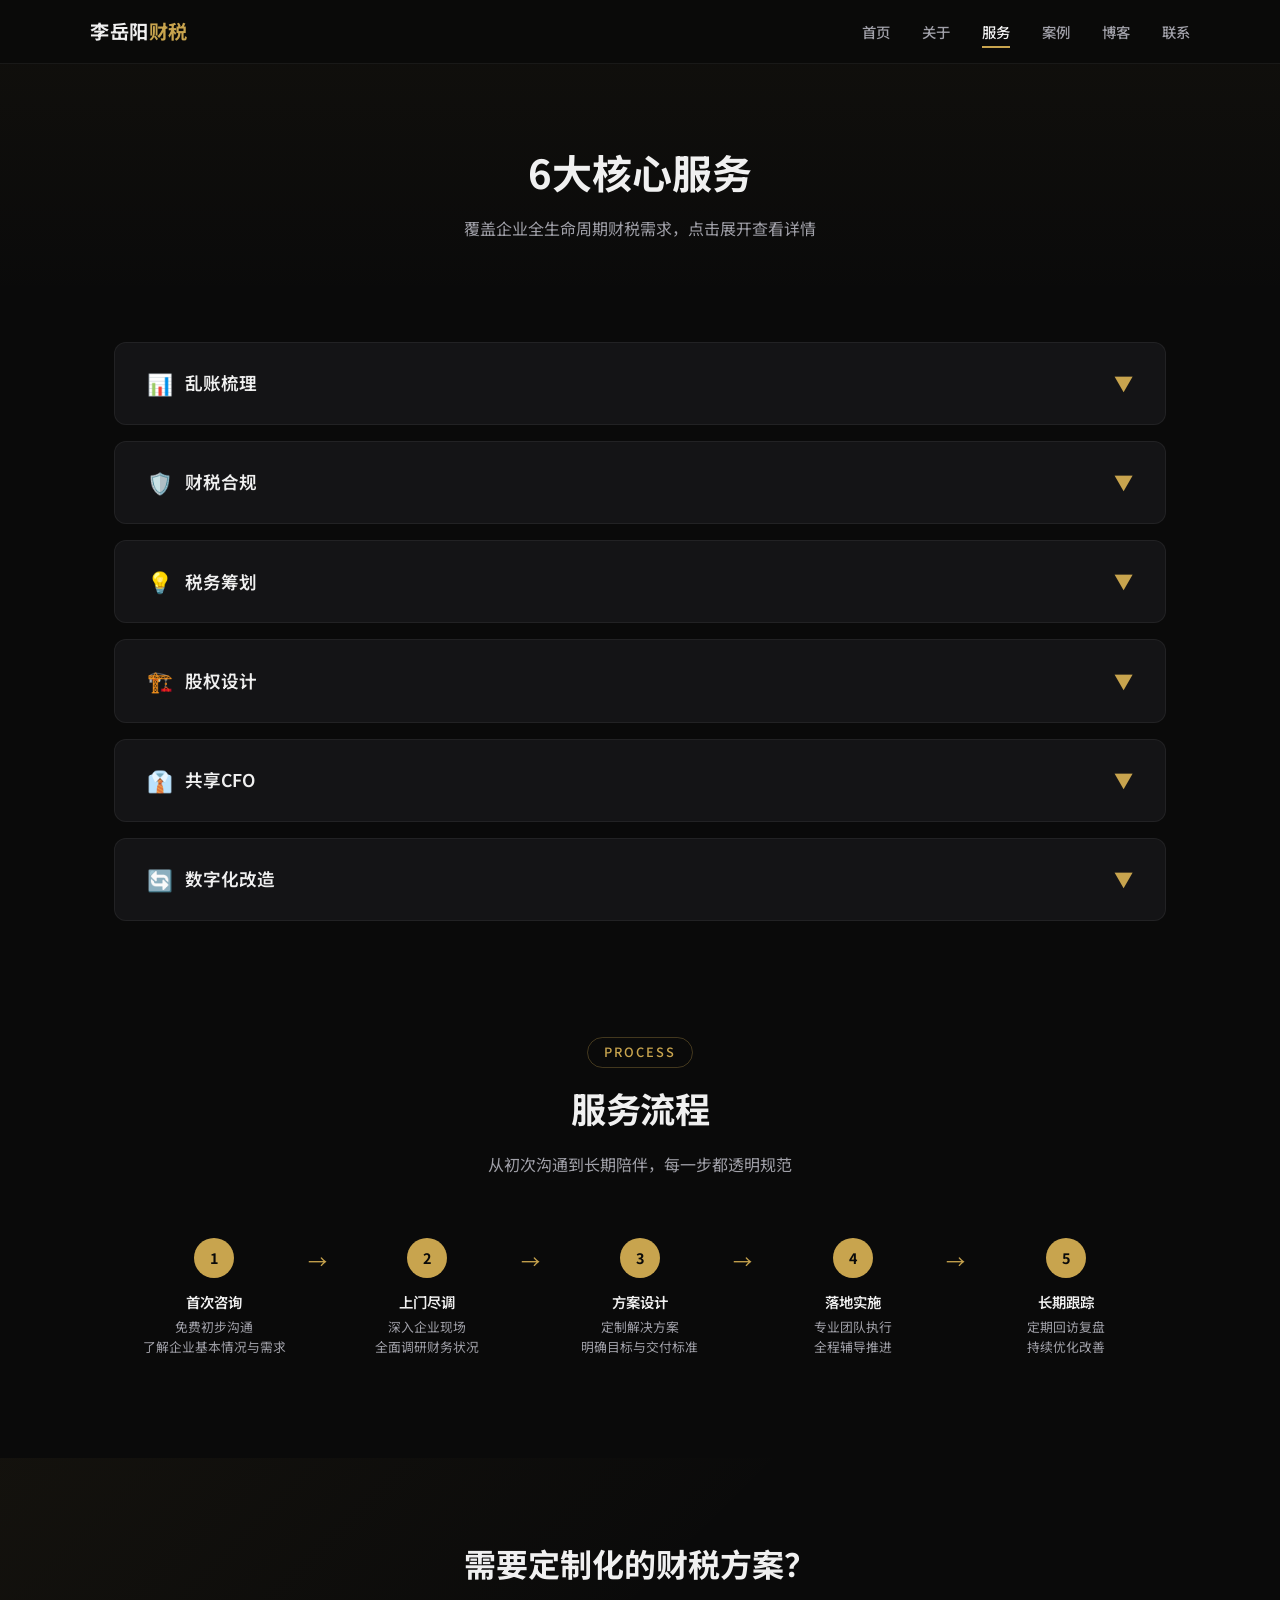
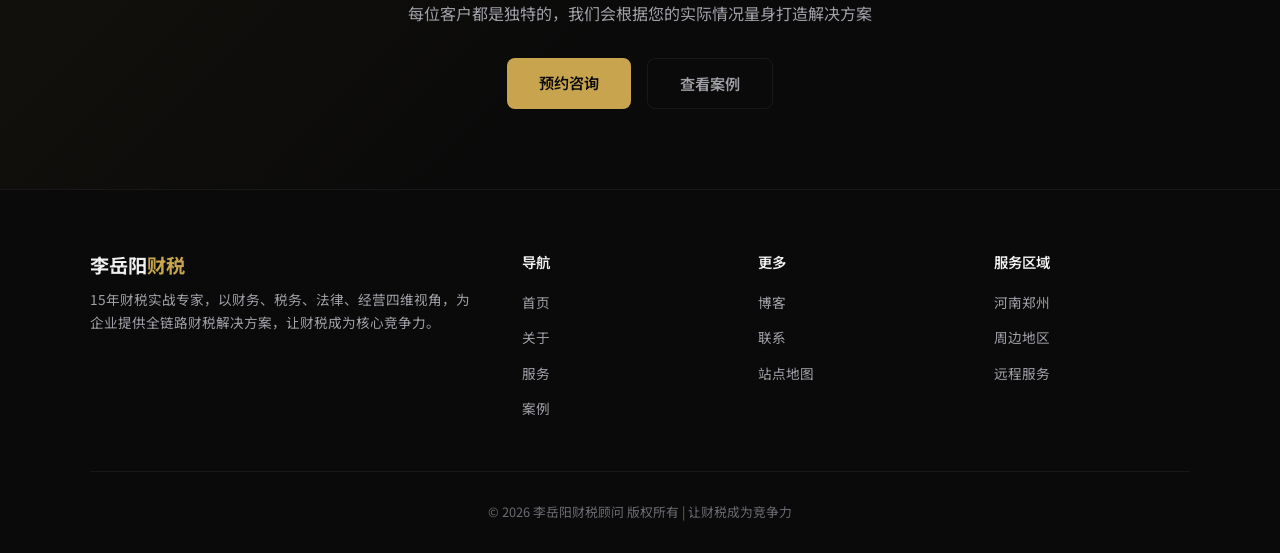
<file: services.html>
<!DOCTYPE html>
<html lang="zh-CN">
<head>
  <meta charset="UTF-8">
  <meta name="viewport" content="width=device-width, initial-scale=1.0">
  <title>财税服务 | 李岳阳财税顾问</title>
  <meta name="description" content="李岳阳财税顾问6大核心服务：乱账梳理、财税合规、税务筹划、股权设计、共享CFO、数字化改造。一站式解决企业财税问题。">
  <meta property="og:title" content="财税服务 | 李岳阳财税顾问">
  <meta property="og:description" content="6大核心服务覆盖企业全生命周期财税需求。">
  <meta property="og:type" content="website">
  <meta property="og:url" content="https://www.liyueyang.com/services.html">
  <meta property="og:image" content="https://www.liyueyang.com/og-image.jpg">
  <meta name="robots" content="index, follow">
  <link rel="canonical" href="https://www.liyueyang.com/services.html">
  <link rel="stylesheet" href="css/style.css">
</head>
<body>

  <!-- ========== 导航栏 ========== -->
  <nav class="navbar">
    <div class="container">
      <a href="index.html" class="navbar-logo">李岳阳<span>财税</span></a>
      <button class="menu-toggle" aria-label="切换菜单">
        <span></span>
        <span></span>
        <span></span>
      </button>
      <ul class="navbar-links">
        <li><a href="index.html">首页</a></li>
        <li><a href="about.html">关于</a></li>
        <li><a href="services.html" class="active">服务</a></li>
        <li><a href="cases.html">案例</a></li>
        <li><a href="blog.html">博客</a></li>
        <li><a href="contact.html">联系</a></li>
      </ul>
    </div>
  </nav>

  <!-- ========== 页面头部 ========== -->
  <section class="page-header">
    <h1 class="fade-in">6大核心服务</h1>
    <p class="fade-in">覆盖企业全生命周期财税需求，点击展开查看详情</p>
  </section>

  <!-- ========== 6大服务详情卡片 ========== -->
  <section class="section" style="padding-top: 40px;">
    <div class="container">
      <div class="service-detail-card fade-in" id="service-0">
        <div class="service-detail-header">
          <h3><span class="icon-tag">📊</span> 乱账梳理</h3>
          <span class="toggle-icon">▼</span>
        </div>
        <div class="service-detail-body">
          <p><strong>服务简介：</strong>针对企业历史遗留的账目混乱、科目不清、凭证缺失等问题，进行全面清理与重建。我们团队深入梳理每一笔业务，建立规范的账务体系，还原企业真实财务状况。</p>
          <p><strong>服务内容：</strong></p>
          <p>① 全面清查历史账目，核对银行流水、发票、合同等原始凭证<br>② 梳理往来账款，核对应收应付<br>③ 重新编制符合会计准则的账套<br>④ 出具账务清理报告及改进建议</p>
          <div class="scenario">
            <strong>适用场景：</strong> 企业成立多年从未正规建账；财务人员频繁更换导致账目断裂；准备融资或上市需规范财务；发现账实不符、账账不符等异常情况。
          </div>
        </div>
      </div>

      <div class="service-detail-card fade-in" id="service-1">
        <div class="service-detail-header">
          <h3><span class="icon-tag">🛡️</span> 财税合规</h3>
          <span class="toggle-icon">▼</span>
        </div>
        <div class="service-detail-body">
          <p><strong>服务简介：</strong>全面诊断企业财税合规状况，识别潜在风险，量身定制合规方案。让企业在合法合规的轨道上稳健运行，从容应对各类财税检查。</p>
          <p><strong>服务内容：</strong></p>
          <p>① 财税合规全面体检（含税务、发票、社保、内控等）<br>② 出具合规风险评估报告<br>③ 制定整改方案并辅导落地<br>④ 建立长效合规管理机制</p>
          <div class="scenario">
            <strong>适用场景：</strong> 企业面临税务稽查或检查；准备申请高新技术企业认定；有上市计划需合规改造；希望建立健全内部财税控制制度。
          </div>
        </div>
      </div>

      <div class="service-detail-card fade-in" id="service-2">
        <div class="service-detail-header">
          <h3><span class="icon-tag">💡</span> 税务筹划</h3>
          <span class="toggle-icon">▼</span>
        </div>
        <div class="service-detail-body">
          <p><strong>服务简介：</strong>在合法合规的前提下，通过优化业务结构、合理运用税收优惠政策，帮助企业有效降低整体税负，提升资金使用效率。</p>
          <p><strong>服务内容：</strong></p>
          <p>① 企业税负结构分析与诊断<br>② 定制化税务筹划方案设计<br>③ 高新技术企业、研发费用加计扣除等优惠申请辅导<br>④ 企业重组、股权交易税务规划</p>
          <div class="scenario">
            <strong>适用场景：</strong> 企业利润高、税负沉重；有并购重组或股权转让计划；需要申请税收优惠资质；希望优化供应链税务结构。
          </div>
        </div>
      </div>

      <div class="service-detail-card fade-in" id="service-3">
        <div class="service-detail-header">
          <h3><span class="icon-tag">🏗️</span> 股权设计</h3>
          <span class="toggle-icon">▼</span>
        </div>
        <div class="service-detail-body">
          <p><strong>服务简介：</strong>基于企业战略目标，科学设计股权架构，平衡创始人的控制权与核心团队的激励需求，为后续融资和资本市场运作奠定基础。</p>
          <p><strong>服务内容：</strong></p>
          <p>① 股权架构设计（持股平台、表决权安排等）<br>② 员工持股计划（ESOP）设计与实施<br>③ 股权激励方案制定<br>④ 股东协议、公司章程起草与审核</p>
          <div class="scenario">
            <strong>适用场景：</strong> 初创企业设立股权架构；准备引入外部投资人；需要实施股权激励留住核心人才；解决股东之间权责不清问题。
          </div>
        </div>
      </div>

      <div class="service-detail-card fade-in" id="service-4">
        <div class="service-detail-header">
          <h3><span class="icon-tag">👔</span> 共享CFO</h3>
          <span class="toggle-icon">▼</span>
        </div>
        <div class="service-detail-body">
          <p><strong>服务简介：</strong>按需为企业提供资深CFO级财务战略服务，既享受高端财务决策支持，又大幅降低全职CFO的高昂成本。适合成长型企业的柔性财务管理需求。</p>
          <p><strong>服务内容：</strong></p>
          <p>① 月度/季度财务分析与经营建议<br>② 预算管理体系建设与辅导<br>③ 资金管理优化与现金流预测<br>④ 投融资决策支持与财务模型搭建</p>
          <div class="scenario">
            <strong>适用场景：</strong> 年营收1000万-2亿的成长型企业；暂时无法承担全职CFO成本；希望建立规范化财务体系；需要战略级财务决策支持。
          </div>
        </div>
      </div>

      <div class="service-detail-card fade-in" id="service-5">
        <div class="service-detail-header">
          <h3><span class="icon-tag">🔄</span> 数字化改造</h3>
          <span class="toggle-icon">▼</span>
        </div>
        <div class="service-detail-body">
          <p><strong>服务简介：</strong>帮助企业引入智能财税系统，打通业务与财务数据壁垒，实现业财一体化。用数据驱动决策，让管理效率迈上新台阶。</p>
          <p><strong>服务内容：</strong></p>
          <p>① 现有财务流程梳理与优化<br>② ERP/财税软件选型与实施辅导<br>③ 业财一体化方案设计与落地<br>④ 财务数据分析看板搭建</p>
          <div class="scenario">
            <strong>适用场景：</strong> 仍然依赖手工记账，效率低下；业务系统与财务系统各自为政；需要提升财务数据对业务的指导作用；企业规模扩大，传统方式已无法满足管理需求。
          </div>
        </div>
      </div>
    </div>
  </section>

  <!-- ========== 服务流程图 ========== -->
  <section class="section" style="padding-top:0;">
    <div class="container">
      <div class="section-header fade-in">
        <div class="section-tag">Process</div>
        <h2 class="section-title">服务流程</h2>
        <p class="section-subtitle">从初次沟通到长期陪伴，每一步都透明规范</p>
      </div>
      <div class="process-flow fade-in">
        <div class="process-step">
          <div class="process-step-number">1</div>
          <h4>首次咨询</h4>
          <p>免费初步沟通<br>了解企业基本情况与需求</p>
        </div>
        <div class="process-step">
          <div class="process-step-number">2</div>
          <h4>上门尽调</h4>
          <p>深入企业现场<br>全面调研财务状况</p>
        </div>
        <div class="process-step">
          <div class="process-step-number">3</div>
          <h4>方案设计</h4>
          <p>定制解决方案<br>明确目标与交付标准</p>
        </div>
        <div class="process-step">
          <div class="process-step-number">4</div>
          <h4>落地实施</h4>
          <p>专业团队执行<br>全程辅导推进</p>
        </div>
        <div class="process-step">
          <div class="process-step-number">5</div>
          <h4>长期跟踪</h4>
          <p>定期回访复盘<br>持续优化改善</p>
        </div>
      </div>
    </div>
  </section>

  <!-- ========== CTA ========== -->
  <section class="cta-section fade-in">
    <div class="container">
      <h2>需要定制化的财税方案？</h2>
      <p>每位客户都是独特的，我们会根据您的实际情况量身打造解决方案</p>
      <div class="btn-group">
        <a href="contact.html" class="btn btn-primary">预约咨询</a>
        <a href="cases.html" class="btn btn-ghost">查看案例</a>
      </div>
    </div>
  </section>

  <!-- ========== Footer ========== -->
  <footer class="footer">
    <div class="footer-grid">
      <div class="footer-brand">
        <h3>李岳阳<span>财税</span></h3>
        <p>15年财税实战专家，以财务、税务、法律、经营四维视角，为企业提供全链路财税解决方案，让财税成为核心竞争力。</p>
      </div>
      <div class="footer-col">
        <h4>导航</h4>
        <ul>
          <li><a href="index.html">首页</a></li>
          <li><a href="about.html">关于</a></li>
          <li><a href="services.html">服务</a></li>
          <li><a href="cases.html">案例</a></li>
        </ul>
      </div>
      <div class="footer-col">
        <h4>更多</h4>
        <ul>
          <li><a href="blog.html">博客</a></li>
          <li><a href="contact.html">联系</a></li>
          <li><a href="sitemap.xml">站点地图</a></li>
        </ul>
      </div>
      <div class="footer-col">
        <h4>服务区域</h4>
        <ul>
          <li><a href="contact.html">河南郑州</a></li>
          <li><a href="contact.html">周边地区</a></li>
          <li><a href="contact.html">远程服务</a></li>
        </ul>
      </div>
    </div>
    <div class="footer-bottom">
      &copy; 2026 李岳阳财税顾问 版权所有 | 让财税成为竞争力
    </div>
  </footer>

  <script src="js/main.js"></script>
</body>
</html>
</file>
<file: css/style.css>
/* ===================================================
   李岳阳财税顾问官网 - 全局样式表
   深色极简（Linear风格）+ 金色点缀 #c8a44e
   =================================================== */

/* --- 字体与基础重置 --- */
@import url('https://fonts.googleapis.com/css2?family=Noto+Sans+SC:wght@300;400;500;600;700&display=swap');

*, *::before, *::after {
  margin: 0;
  padding: 0;
  box-sizing: border-box;
}

:root {
  /* 深色背景 */
  --bg-primary: #0a0a0a;
  --bg-card: #141416;
  --bg-card-hover: #1a1a1e;
  --bg-nav: rgba(10, 10, 10, 0.85);
  /* 金色系 */
  --gold: #c8a44e;
  --gold-light: #e0c06a;
  --gold-dark: #a88630;
  /* 文字 */
  --text-white: #f0f0f0;
  --text-secondary: #a0a0a8;
  --text-dim: #6b6b73;
  /* 边框 */
  --border-color: rgba(255, 255, 255, 0.06);
  --border-gold: rgba(200, 164, 78, 0.3);
  /* 圆角 */
  --radius-sm: 8px;
  --radius-md: 12px;
  --radius-lg: 16px;
  /* 最大宽度 */
  --max-width: 1100px;
  /* 过渡 */
  --transition: 0.3s cubic-bezier(0.4, 0, 0.2, 1);
}

html {
  scroll-behavior: smooth;
  font-size: 16px;
}

body {
  font-family: 'Noto Sans SC', -apple-system, BlinkMacSystemFont, 'Segoe UI', sans-serif;
  background-color: var(--bg-primary);
  color: var(--text-white);
  line-height: 1.6;
  -webkit-font-smoothing: antialiased;
  -moz-osx-font-smoothing: grayscale;
}

a {
  color: var(--gold);
  text-decoration: none;
  transition: color var(--transition);
}

a:hover {
  color: var(--gold-light);
}

img {
  max-width: 100%;
  height: auto;
  display: block;
}

.container {
  max-width: var(--max-width);
  margin: 0 auto;
  padding: 0 24px;
}

/* --- 导航栏 --- */
.navbar {
  position: fixed;
  top: 0;
  left: 0;
  right: 0;
  z-index: 1000;
  background: var(--bg-nav);
  backdrop-filter: blur(20px);
  -webkit-backdrop-filter: blur(20px);
  border-bottom: 1px solid var(--border-color);
  padding: 0 24px;
  height: 64px;
  display: flex;
  align-items: center;
}

.navbar .container {
  display: flex;
  justify-content: space-between;
  align-items: center;
  width: 100%;
  padding: 0;
}

.navbar-logo {
  font-size: 1.2rem;
  font-weight: 700;
  color: var(--text-white);
  letter-spacing: 0.5px;
}

.navbar-logo span {
  color: var(--gold);
}

.navbar-links {
  display: flex;
  align-items: center;
  gap: 32px;
  list-style: none;
}

.navbar-links a {
  color: var(--text-secondary);
  font-size: 0.9rem;
  font-weight: 500;
  transition: color var(--transition);
  position: relative;
  padding: 4px 0;
}

.navbar-links a::after {
  content: '';
  position: absolute;
  bottom: -2px;
  left: 0;
  width: 0;
  height: 2px;
  background: var(--gold);
  transition: width var(--transition);
}

.navbar-links a:hover,
.navbar-links a.active {
  color: var(--text-white);
}

.navbar-links a:hover::after,
.navbar-links a.active::after {
  width: 100%;
}

/* 移动端菜单按钮 */
.menu-toggle {
  display: none;
  flex-direction: column;
  gap: 5px;
  cursor: pointer;
  padding: 4px;
  background: none;
  border: none;
}

.menu-toggle span {
  display: block;
  width: 24px;
  height: 2px;
  background: var(--text-white);
  border-radius: 2px;
  transition: var(--transition);
}

.menu-toggle.active span:nth-child(1) {
  transform: rotate(45deg) translate(5px, 5px);
}

.menu-toggle.active span:nth-child(2) {
  opacity: 0;
}

.menu-toggle.active span:nth-child(3) {
  transform: rotate(-45deg) translate(5px, -5px);
}

/* --- Section 通用 --- */
.section {
  padding: 100px 24px;
}

.section-header {
  text-align: center;
  margin-bottom: 60px;
}

.section-tag {
  display: inline-block;
  font-size: 0.8rem;
  font-weight: 500;
  color: var(--gold);
  text-transform: uppercase;
  letter-spacing: 2px;
  margin-bottom: 12px;
  border: 1px solid var(--border-gold);
  padding: 4px 16px;
  border-radius: 20px;
}

.section-title {
  font-size: 2.2rem;
  font-weight: 700;
  color: var(--text-white);
  margin-bottom: 16px;
  letter-spacing: -0.5px;
}

.section-subtitle {
  font-size: 1rem;
  color: var(--text-secondary);
  max-width: 600px;
  margin: 0 auto;
}

/* --- Hero 区域 --- */
.hero {
  min-height: 100vh;
  display: flex;
  align-items: center;
  justify-content: center;
  text-align: center;
  padding: 120px 24px 80px;
  position: relative;
  overflow: hidden;
}

.hero::before {
  content: '';
  position: absolute;
  top: -50%;
  left: -50%;
  width: 200%;
  height: 200%;
  background: radial-gradient(circle at center, rgba(200, 164, 78, 0.03) 0%, transparent 70%);
  pointer-events: none;
}

.hero-content {
  position: relative;
  z-index: 1;
  max-width: 800px;
}

.hero-title {
  font-size: 3.5rem;
  font-weight: 700;
  line-height: 1.2;
  margin-bottom: 20px;
  letter-spacing: -1px;
}

.hero-title span {
  color: var(--gold);
}

.hero-subtitle {
  font-size: 1.1rem;
  color: var(--text-secondary);
  margin-bottom: 40px;
  line-height: 1.8;
}

.hero-stats {
  display: grid;
  grid-template-columns: repeat(4, 1fr);
  gap: 24px;
  margin-top: 60px;
  padding-top: 40px;
  border-top: 1px solid var(--border-color);
}

.hero-stat {
  text-align: center;
}

.hero-stat-number {
  font-size: 2rem;
  font-weight: 700;
  color: var(--gold);
  margin-bottom: 4px;
}

.hero-stat-label {
  font-size: 0.85rem;
  color: var(--text-secondary);
}

/* --- 按钮 --- */
.btn {
  display: inline-block;
  padding: 12px 32px;
  font-family: 'Noto Sans SC', sans-serif;
  font-size: 0.95rem;
  font-weight: 600;
  border-radius: var(--radius-sm);
  cursor: pointer;
  transition: all var(--transition);
  border: none;
  text-decoration: none;
}

.btn-primary {
  background: var(--gold);
  color: #0a0a0a;
}

.btn-primary:hover {
  background: var(--gold-light);
  color: #0a0a0a;
  transform: translateY(-2px);
  box-shadow: 0 8px 24px rgba(200, 164, 78, 0.25);
}

.btn-outline {
  background: transparent;
  color: var(--gold);
  border: 1px solid var(--gold);
}

.btn-outline:hover {
  background: var(--gold);
  color: #0a0a0a;
  transform: translateY(-2px);
}

.btn-ghost {
  background: transparent;
  color: var(--text-secondary);
  border: 1px solid var(--border-color);
}

.btn-ghost:hover {
  color: var(--text-white);
  border-color: var(--text-secondary);
  transform: translateY(-2px);
}

/* --- 服务卡片网格 --- */
.services-grid {
  display: grid;
  grid-template-columns: repeat(3, 1fr);
  gap: 24px;
}

.service-card {
  background: var(--bg-card);
  border: 1px solid var(--border-color);
  border-radius: var(--radius-md);
  padding: 32px;
  cursor: pointer;
  transition: all var(--transition);
}

.service-card:hover {
  background: var(--bg-card-hover);
  border-color: var(--border-gold);
  transform: translateY(-4px);
}

.service-card-icon {
  width: 48px;
  height: 48px;
  background: rgba(200, 164, 78, 0.1);
  border-radius: var(--radius-sm);
  display: flex;
  align-items: center;
  justify-content: center;
  font-size: 1.5rem;
  margin-bottom: 16px;
  color: var(--gold);
}

.service-card h3 {
  font-size: 1.15rem;
  font-weight: 600;
  margin-bottom: 8px;
  color: var(--text-white);
}

.service-card p {
  font-size: 0.9rem;
  color: var(--text-secondary);
  line-height: 1.7;
}

/* --- 服务详情卡片（可展开） --- */
.service-detail-card {
  background: var(--bg-card);
  border: 1px solid var(--border-color);
  border-radius: var(--radius-md);
  margin-bottom: 16px;
  overflow: hidden;
  transition: border-color var(--transition);
}

.service-detail-card:hover {
  border-color: var(--border-gold);
}

.service-detail-header {
  padding: 24px 32px;
  display: flex;
  justify-content: space-between;
  align-items: center;
  cursor: pointer;
  user-select: none;
  gap: 16px;
}

.service-detail-header h3 {
  font-size: 1.1rem;
  font-weight: 600;
  color: var(--text-white);
  display: flex;
  align-items: center;
  gap: 12px;
}

.service-detail-header .icon-tag {
  font-size: 1.3rem;
}

.service-detail-header .toggle-icon {
  font-size: 1.2rem;
  color: var(--gold);
  transition: transform var(--transition);
  flex-shrink: 0;
}

.service-detail-card.open .toggle-icon {
  transform: rotate(180deg);
}

.service-detail-body {
  max-height: 0;
  overflow: hidden;
  transition: max-height 0.4s ease, padding 0.4s ease;
  padding: 0 32px;
}

.service-detail-card.open .service-detail-body {
  max-height: 500px;
  padding: 0 32px 24px;
}

.service-detail-body p {
  font-size: 0.9rem;
  color: var(--text-secondary);
  line-height: 1.8;
  margin-bottom: 12px;
}

.service-detail-body .scenario {
  background: rgba(200, 164, 78, 0.06);
  border-left: 3px solid var(--gold);
  padding: 12px 16px;
  border-radius: 0 var(--radius-sm) var(--radius-sm) 0;
  margin-top: 8px;
}

.service-detail-body .scenario strong {
  color: var(--gold);
}

/* --- 服务流程图 --- */
.process-flow {
  display: flex;
  justify-content: space-between;
  align-items: flex-start;
  gap: 12px;
  margin-top: 40px;
  position: relative;
  flex-wrap: wrap;
}

.process-step {
  flex: 1;
  min-width: 140px;
  text-align: center;
  position: relative;
}

.process-step-number {
  width: 40px;
  height: 40px;
  background: var(--gold);
  color: #0a0a0a;
  border-radius: 50%;
  display: flex;
  align-items: center;
  justify-content: center;
  font-weight: 700;
  font-size: 0.9rem;
  margin: 0 auto 12px;
  position: relative;
  z-index: 2;
}

.process-step h4 {
  font-size: 0.9rem;
  font-weight: 600;
  color: var(--text-white);
  margin-bottom: 4px;
}

.process-step p {
  font-size: 0.8rem;
  color: var(--text-secondary);
}

.process-step::after {
  content: '→';
  position: absolute;
  top: 8px;
  right: -12px;
  color: var(--gold);
  font-size: 1.2rem;
  z-index: 1;
}

.process-step:last-child::after {
  display: none;
}

/* --- 案例卡片 --- */
.cases-grid {
  display: grid;
  grid-template-columns: repeat(3, 1fr);
  gap: 24px;
}

.case-card {
  background: var(--bg-card);
  border: 1px solid var(--border-color);
  border-radius: var(--radius-md);
  padding: 32px;
  transition: all var(--transition);
}

.case-card:hover {
  background: var(--bg-card-hover);
  border-color: var(--border-gold);
  transform: translateY(-4px);
}

.case-tag {
  display: inline-block;
  font-size: 0.75rem;
  font-weight: 500;
  color: var(--gold);
  border: 1px solid var(--border-gold);
  padding: 2px 12px;
  border-radius: 12px;
  margin-bottom: 16px;
}

.case-card h3 {
  font-size: 1.15rem;
  font-weight: 600;
  margin-bottom: 16px;
  color: var(--text-white);
}

.case-section {
  margin-bottom: 12px;
}

.case-section-label {
  font-size: 0.8rem;
  font-weight: 600;
  color: var(--gold);
  margin-bottom: 4px;
}

.case-section p {
  font-size: 0.85rem;
  color: var(--text-secondary);
  line-height: 1.7;
}

.case-result {
  margin-top: 16px;
  padding-top: 16px;
  border-top: 1px solid var(--border-color);
  display: flex;
  gap: 24px;
  flex-wrap: wrap;
}

.case-result-item {
  text-align: center;
}

.case-result-number {
  font-size: 1.3rem;
  font-weight: 700;
  color: var(--gold);
}

.case-result-label {
  font-size: 0.75rem;
  color: var(--text-secondary);
  margin-top: 2px;
}

/* --- 团队区域 --- */
.team-grid {
  display: grid;
  grid-template-columns: repeat(4, 1fr);
  gap: 24px;
  margin-top: 40px;
}

.team-card {
  background: var(--bg-card);
  border: 1px solid var(--border-color);
  border-radius: var(--radius-md);
  padding: 24px;
  text-align: center;
  transition: all var(--transition);
}

.team-card:hover {
  background: var(--bg-card-hover);
  border-color: var(--border-gold);
  transform: translateY(-4px);
}

.team-avatar {
  width: 72px;
  height: 72px;
  border-radius: 50%;
  background: rgba(200, 164, 78, 0.1);
  margin: 0 auto 12px;
  display: flex;
  align-items: center;
  justify-content: center;
  font-size: 1.8rem;
  color: var(--gold);
  border: 2px solid var(--border-gold);
}

.team-card h4 {
  font-size: 1rem;
  font-weight: 600;
  color: var(--text-white);
  margin-bottom: 4px;
}

.team-card .role {
  font-size: 0.8rem;
  color: var(--gold);
  margin-bottom: 8px;
}

.team-card .contact-info {
  font-size: 0.8rem;
  color: var(--text-secondary);
  line-height: 1.6;
}

/* --- 关于页 - 时间线 --- */
.timeline {
  position: relative;
  padding-left: 40px;
  max-width: 700px;
  margin: 0 auto;
}

.timeline::before {
  content: '';
  position: absolute;
  left: 15px;
  top: 0;
  bottom: 0;
  width: 2px;
  background: var(--border-gold);
}

.timeline-item {
  position: relative;
  padding-bottom: 48px;
}

.timeline-item:last-child {
  padding-bottom: 0;
}

.timeline-dot {
  position: absolute;
  left: -25px;
  top: 4px;
  width: 12px;
  height: 12px;
  background: var(--gold);
  border-radius: 50%;
  border: 3px solid var(--bg-primary);
  z-index: 2;
}

.timeline-year {
  font-size: 0.85rem;
  font-weight: 600;
  color: var(--gold);
  margin-bottom: 4px;
}

.timeline-title {
  font-size: 1.1rem;
  font-weight: 600;
  color: var(--text-white);
  margin-bottom: 4px;
}

.timeline-desc {
  font-size: 0.9rem;
  color: var(--text-secondary);
  line-height: 1.7;
}

/* --- 四维资质展示 --- */
.qualities-grid {
  display: grid;
  grid-template-columns: repeat(4, 1fr);
  gap: 24px;
  margin-top: 40px;
}

.quality-card {
  background: var(--bg-card);
  border: 1px solid var(--border-color);
  border-radius: var(--radius-md);
  padding: 28px 20px;
  text-align: center;
  transition: all var(--transition);
}

.quality-card:hover {
  background: var(--bg-card-hover);
  border-color: var(--border-gold);
  transform: translateY(-4px);
}

.quality-icon {
  font-size: 2rem;
  margin-bottom: 12px;
  color: var(--gold);
}

.quality-card h4 {
  font-size: 1rem;
  font-weight: 600;
  color: var(--text-white);
  margin-bottom: 8px;
}

.quality-card p {
  font-size: 0.85rem;
  color: var(--text-secondary);
  line-height: 1.7;
}

/* --- 博客卡片 --- */
.blog-list {
  max-width: 800px;
  margin: 0 auto;
}

.blog-card {
  background: var(--bg-card);
  border: 1px solid var(--border-color);
  border-radius: var(--radius-md);
  padding: 28px 32px;
  margin-bottom: 20px;
  transition: all var(--transition);
  cursor: pointer;
}

.blog-card:hover {
  background: var(--bg-card-hover);
  border-color: var(--border-gold);
  transform: translateY(-2px);
}

.blog-card .blog-tag {
  font-size: 0.75rem;
  color: var(--gold);
  border: 1px solid var(--border-gold);
  padding: 2px 12px;
  border-radius: 12px;
  display: inline-block;
  margin-bottom: 10px;
}

.blog-card .blog-date {
  font-size: 0.8rem;
  color: var(--text-dim);
  margin-bottom: 8px;
}

.blog-card h3 {
  font-size: 1.15rem;
  font-weight: 600;
  color: var(--text-white);
  margin-bottom: 8px;
  line-height: 1.5;
}

.blog-card .blog-excerpt {
  font-size: 0.9rem;
  color: var(--text-secondary);
  line-height: 1.7;
}

.blog-card .blog-read-more {
  color: var(--gold);
  font-size: 0.9rem;
  font-weight: 500;
  display: inline-block;
  margin-top: 12px;
}

.blog-placeholder {
  text-align: center;
  padding: 60px 24px;
  color: var(--text-dim);
  border: 2px dashed var(--border-color);
  border-radius: var(--radius-md);
}

.blog-placeholder p {
  font-size: 0.95rem;
  margin-bottom: 8px;
}

/* --- 联系页 --- */
.contact-grid {
  display: grid;
  grid-template-columns: 1fr 1fr;
  gap: 48px;
  align-items: start;
}

.contact-info-section h3 {
  font-size: 1.15rem;
  font-weight: 600;
  color: var(--text-white);
  margin-bottom: 16px;
}

.contact-info-section p {
  font-size: 0.9rem;
  color: var(--text-secondary);
  line-height: 1.8;
  margin-bottom: 8px;
}

.contact-info-section strong {
  color: var(--gold);
}

.qr-placeholder {
  width: 200px;
  height: 200px;
  background: var(--bg-card);
  border: 1px solid var(--border-color);
  border-radius: var(--radius-md);
  display: flex;
  align-items: center;
  justify-content: center;
  margin-top: 16px;
  overflow: hidden;
}

.qr-placeholder img {
  width: 100%;
  height: 100%;
  object-fit: cover;
}

/* --- 服务区域地图占位 --- */
.service-area {
  margin-top: 32px;
  padding: 24px;
  background: var(--bg-card);
  border: 1px solid var(--border-color);
  border-radius: var(--radius-md);
}

.service-area h3 {
  font-size: 1.1rem;
  font-weight: 600;
  color: var(--text-white);
  margin-bottom: 12px;
}

.service-area p {
  font-size: 0.9rem;
  color: var(--text-secondary);
  line-height: 1.8;
}

/* --- CTA 区域 --- */
.cta-section {
  text-align: center;
  padding: 80px 24px;
  background: linear-gradient(135deg, rgba(200, 164, 78, 0.05) 0%, transparent 50%);
}

.cta-section h2 {
  font-size: 2rem;
  font-weight: 700;
  margin-bottom: 12px;
}

.cta-section p {
  color: var(--text-secondary);
  margin-bottom: 32px;
  font-size: 1rem;
}

.cta-section .btn-group {
  display: flex;
  gap: 16px;
  justify-content: center;
  flex-wrap: wrap;
}

/* --- 关于页引言 --- */
.mission-statement {
  text-align: center;
  max-width: 700px;
  margin: 0 auto;
  padding: 40px 0;
}

.mission-statement blockquote {
  font-size: 1.15rem;
  color: var(--text-secondary);
  line-height: 1.9;
  font-style: italic;
  position: relative;
  padding: 0 20px;
}

.mission-statement blockquote::before,
.mission-statement blockquote::after {
  content: '"';
  color: var(--gold);
  font-size: 2rem;
  font-weight: 700;
  line-height: 0;
  vertical-align: -0.3em;
}

/* --- Footer --- */
.footer {
  border-top: 1px solid var(--border-color);
  padding: 60px 24px 30px;
  background: var(--bg-primary);
}

.footer-grid {
  display: grid;
  grid-template-columns: 2fr 1fr 1fr 1fr;
  gap: 40px;
  max-width: var(--max-width);
  margin: 0 auto;
}

.footer-brand h3 {
  font-size: 1.2rem;
  font-weight: 700;
  color: var(--text-white);
  margin-bottom: 8px;
}

.footer-brand h3 span {
  color: var(--gold);
}

.footer-brand p {
  font-size: 0.85rem;
  color: var(--text-secondary);
  line-height: 1.7;
}

.footer-col h4 {
  font-size: 0.9rem;
  font-weight: 600;
  color: var(--text-white);
  margin-bottom: 16px;
}

.footer-col ul {
  list-style: none;
}

.footer-col ul li {
  margin-bottom: 10px;
}

.footer-col ul li a {
  font-size: 0.85rem;
  color: var(--text-secondary);
  transition: color var(--transition);
}

.footer-col ul li a:hover {
  color: var(--gold);
}

.footer-bottom {
  text-align: center;
  padding-top: 30px;
  margin-top: 40px;
  border-top: 1px solid var(--border-color);
  font-size: 0.8rem;
  color: var(--text-dim);
  max-width: var(--max-width);
  margin-left: auto;
  margin-right: auto;
}

/* --- 页面头部横幅 --- */
.page-header {
  padding: 140px 24px 60px;
  text-align: center;
  background: linear-gradient(180deg, rgba(200, 164, 78, 0.04) 0%, transparent 100%);
}

.page-header h1 {
  font-size: 2.5rem;
  font-weight: 700;
  margin-bottom: 12px;
}

.page-header p {
  font-size: 1rem;
  color: var(--text-secondary);
  max-width: 500px;
  margin: 0 auto;
}

/* --- 滚动渐入动画 --- */
.fade-in {
  opacity: 0;
  transform: translateY(30px);
  transition: opacity 0.6s ease-out, transform 0.6s ease-out;
}

.fade-in.visible {
  opacity: 1;
  transform: translateY(0);
}

/* --- 响应式 --- */

/* 平板 768px */
@media (max-width: 768px) {
  .navbar-links {
    position: fixed;
    top: 64px;
    left: 0;
    right: 0;
    background: var(--bg-nav);
    backdrop-filter: blur(20px);
    -webkit-backdrop-filter: blur(20px);
    flex-direction: column;
    padding: 24px;
    gap: 20px;
    border-bottom: 1px solid var(--border-color);
    transform: translateY(-100%);
    opacity: 0;
    pointer-events: none;
    transition: all 0.3s ease;
  }

  .navbar-links.active {
    transform: translateY(0);
    opacity: 1;
    pointer-events: all;
  }

  .menu-toggle {
    display: flex;
  }

  .hero-title {
    font-size: 2.2rem;
  }

  .hero-subtitle {
    font-size: 0.95rem;
  }

  .hero-stats {
    grid-template-columns: repeat(2, 1fr);
    gap: 20px;
  }

  .services-grid,
  .cases-grid {
    grid-template-columns: 1fr;
  }

  .team-grid {
    grid-template-columns: repeat(2, 1fr);
  }

  .qualities-grid {
    grid-template-columns: repeat(2, 1fr);
  }

  .contact-grid {
    grid-template-columns: 1fr;
  }

  .footer-grid {
    grid-template-columns: 1fr 1fr;
  }

  .section-title {
    font-size: 1.8rem;
  }

  .page-header h1 {
    font-size: 1.8rem;
  }

  .process-flow {
    flex-direction: column;
    align-items: center;
    gap: 24px;
  }

  .process-step {
    max-width: 200px;
  }

  .process-step::after {
    content: '↓';
    bottom: -18px;
    top: auto;
    right: auto;
    left: 50%;
    transform: translateX(-50%);
  }
}

/* 手机 480px */
@media (max-width: 480px) {
  .hero-title {
    font-size: 1.8rem;
  }

  .section {
    padding: 60px 16px;
  }

  .hero-stats {
    grid-template-columns: repeat(2, 1fr);
    gap: 16px;
  }

  .hero-stat-number {
    font-size: 1.5rem;
  }

  .team-grid {
    grid-template-columns: 1fr;
  }

  .qualities-grid {
    grid-template-columns: 1fr;
  }

  .footer-grid {
    grid-template-columns: 1fr;
  }

  .service-detail-header {
    padding: 16px 20px;
  }

  .service-detail-body {
    padding: 0 20px;
  }

  .service-detail-card.open .service-detail-body {
    padding: 0 20px 16px;
  }

  .timeline {
    padding-left: 30px;
  }

  .btn {
    padding: 10px 24px;
    font-size: 0.9rem;
  }
}
</file>
